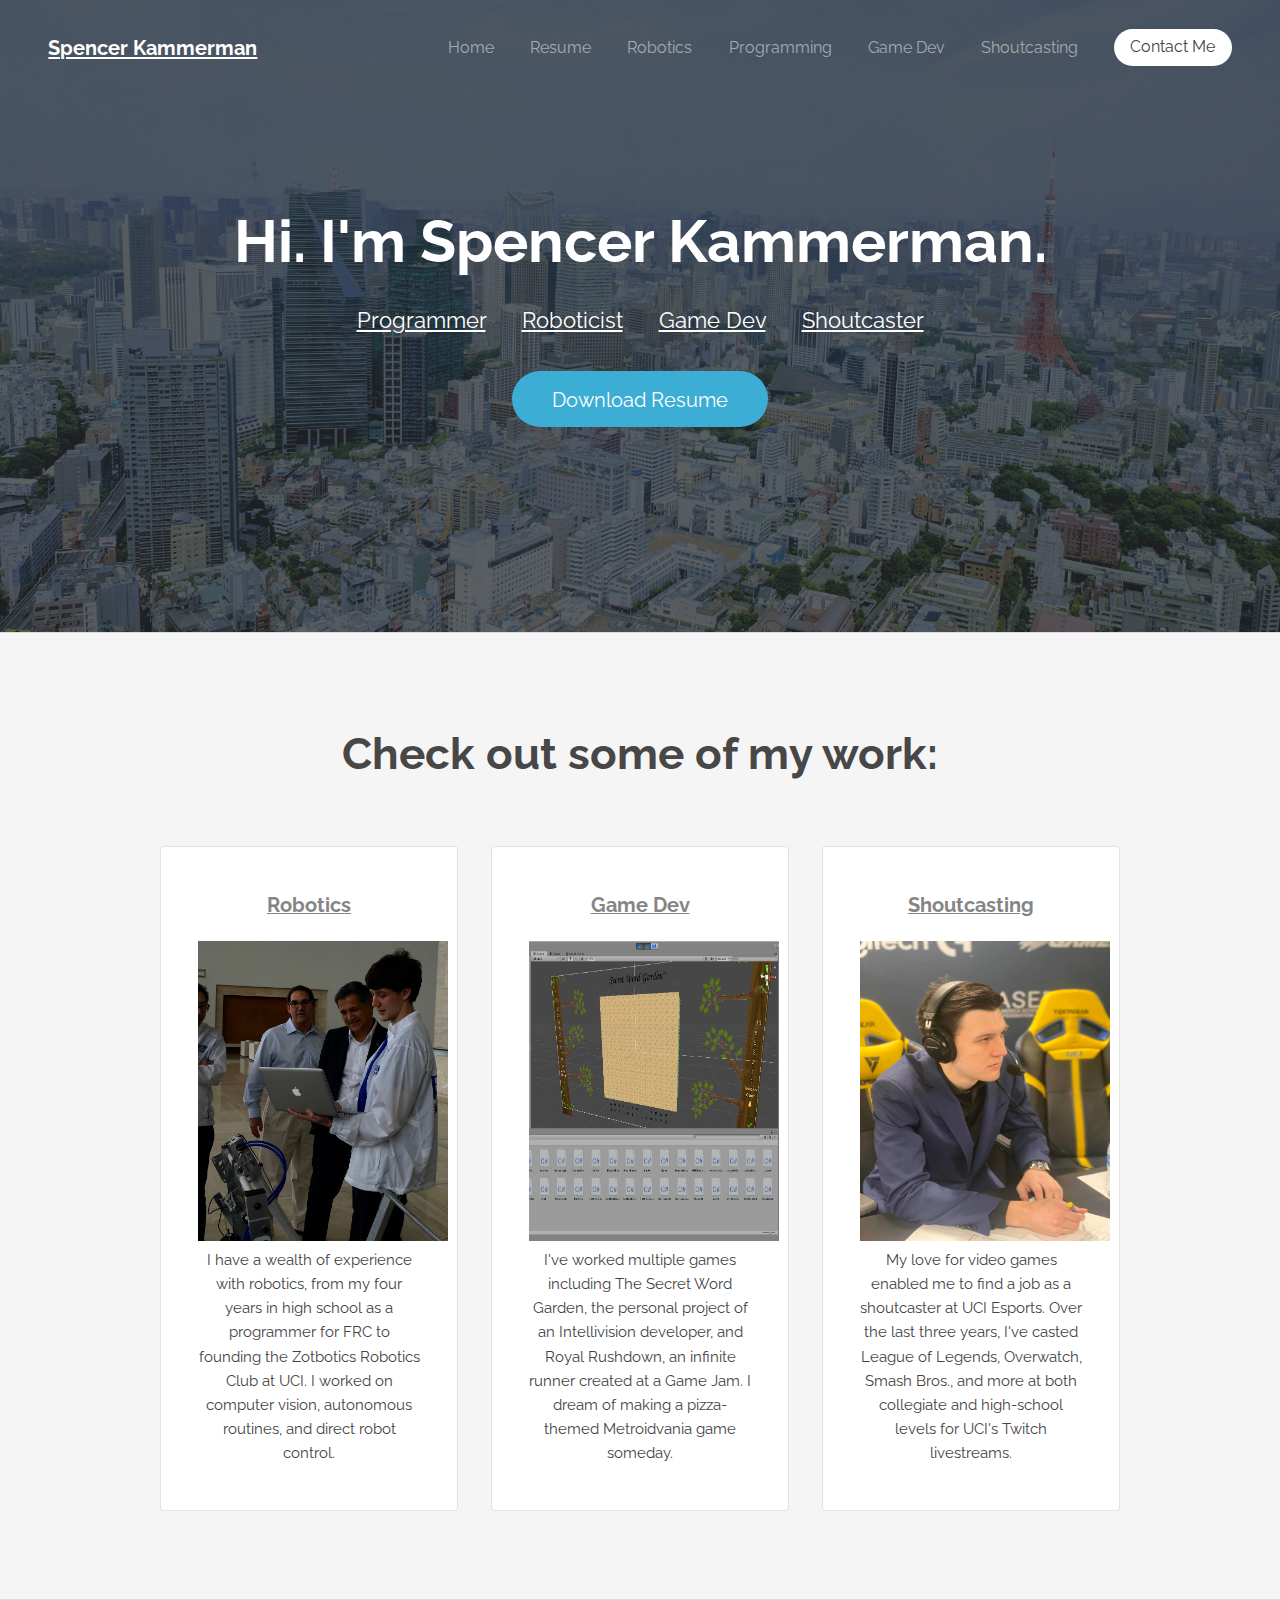
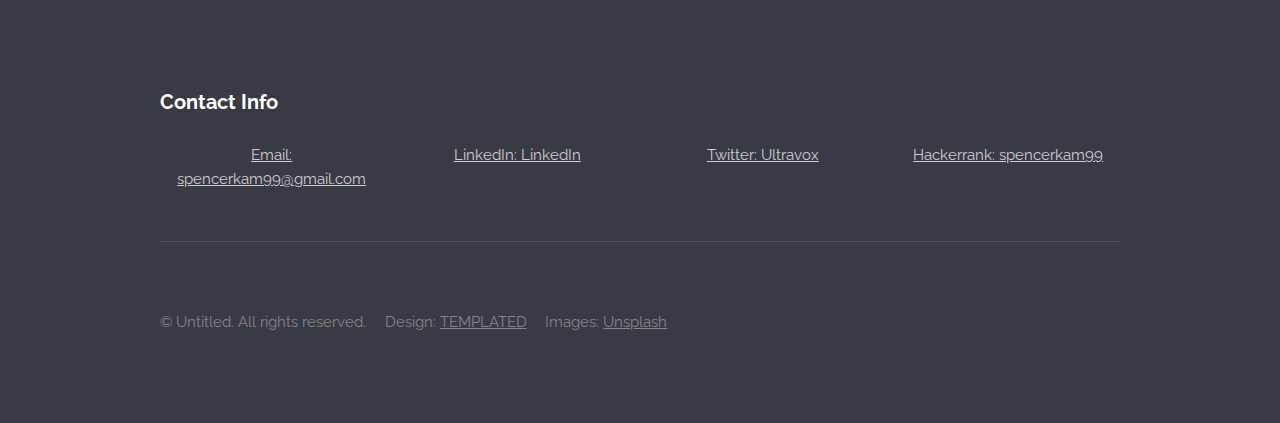
<file: index.html>
<!DOCTYPE html>
<!--
	Transit by TEMPLATED
	templated.co @templatedco
	Released for free under the Creative Commons Attribution 3.0 license (templated.co/license)
-->
<html lang="en">
	<head>
		<meta charset="UTF-8">
		<title>Spencer Kammerman</title>
		<meta http-equiv="content-type" content="text/html; charset=utf-8" />
		<meta name="description" content="" />
		<meta name="keywords" content="" />
		<!--[if lte IE 8]><script src="js/html5shiv.js"></script><![endif]-->
		<script src="js/jquery.min.js"></script>
		<script src="js/skel.min.js"></script>
		<script src="js/skel-layers.min.js"></script>
		<script src="js/init.js"></script>
		<noscript>
			<link rel="stylesheet" href="css/skel.css" />
			<link rel="stylesheet" href="css/style.css" />
			<link rel="stylesheet" href="css/style-xlarge.css" />
		</noscript>
	</head>
	<body class="landing">

		<!-- Header -->
			<header id="header">
				<h1><a href="index.html">Spencer Kammerman</a></h1>
				<nav id="nav">
					<ul>
						<li><a href="index.html">Home</a></li>
						<li><a href="resume.html">Resume</a></li>
						<li><a href="robotics.html">Robotics</a></li>
						<li><a href="programming.html">Programming</a></li>
						<li><a href="gamedev.html">Game Dev</a></li>
						<li><a href="shoutcasting.html">Shoutcasting</a></li>

						<li><a href="#" class="button special">Contact Me</a></li>
					</ul>
				</nav>
			</header>

		<!-- Banner -->
			<section id="banner">
				<h2>Hi. I'm Spencer Kammerman.</h2>
				<p>
					<a href="programming.html">Programmer</a> &nbsp;&nbsp;&nbsp;&nbsp;
					<a href="robotics.html">Roboticist</a> &nbsp;&nbsp;&nbsp;&nbsp;
					<a href="gamedev.html">Game Dev</a> &nbsp;&nbsp;&nbsp;&nbsp;
					<a href="shoutcasting.html">Shoutcaster</a> 
				</p>
				<ul class="actions">
					<li>
						<a href="/SpencerKammermanResumeColor.pdf" download class="button big">Download Resume</a>
					</li>
				</ul>
			</section>

		<!-- One -->
			<section id="one" class="wrapper style1 special">
				<div class="container">
					<header class="major">
						<h2>Check out some of my work:</h2>
					</header>
					<div class="row 150%">
						<div class="4u 12u$(medium)">
							<section class="box">
								<h3><a href="robotics.html">Robotics</a></h3>
								<img src="/images/SplashRobotics.jpeg" alt="Presenting our FRC Robot to Masimo CEO Joe Kiani" width="250" height="300">
								<p>I have a wealth of experience with robotics, from my four years in high school as a programmer for FRC to 
									founding the Zotbotics Robotics Club at UCI. I worked on computer vision, autonomous routines, and direct robot control.</p>
							</section>
						</div>
						<div class="4u 12u$(medium)">
							<section class="box">
								<h3><a href="gamedev.html">Game Dev</a></h3>
								<img src="/images/SplashGame.jpg" alt="The Secret Word Garden" width="250" height="300">
								<p>I've worked multiple games including The Secret Word Garden, the personal project of an Intellivision developer, 
									and Royal Rushdown, an infinite runner created at a Game Jam. I dream of making a pizza-themed Metroidvania game someday.</p>
							</section>
						</div>
						<div class="4u$ 12u$(medium)">
							<section class="box">
								<h3><a href="shoutcasting.html">Shoutcasting</a></h3>
								<img src="/images/SplashCasting.jpg" alt="Casting at NASEF Finals" width="250" height="300">
								<p>My love for video games enabled me to find a job as a shoutcaster at UCI Esports. Over the last three years, I've casted League of Legends,
									Overwatch, Smash Bros., and more at both collegiate and high-school levels for UCI's Twitch livestreams.
								</p>
							</section>
						</div>
					</div>
				</div>
			</section>

		<!-- Two -->
			<!-- <section id="two" class="wrapper style2 special">
				<div class="container">
					<header class="major">
						<h2>Lorem ipsum dolor sit</h2>
						<p>Lorem ipsum dolor sit amet, consectetur adipisicing elit. Distinctio, autem.</p>
					</header>
					<section class="profiles">
						<div class="row">
							<section class="3u 6u(medium) 12u$(xsmall) profile">
								<img src="images/profile_placeholder.gif" alt="" />
								<h4>Lorem ipsum</h4>
								<p>Lorem ipsum dolor</p>
							</section>
							<section class="3u 6u$(medium) 12u$(xsmall) profile">
								<img src="images/profile_placeholder.gif" alt="" />
								<h4>Voluptatem dolores</h4>
								<p>Ullam nihil repudi</p>
							</section>
							<section class="3u 6u(medium) 12u$(xsmall) profile">
								<img src="images/profile_placeholder.gif" alt="" />
								<h4>Doloremque quo</h4>
								<p>Harum corrupti quia</p>
							</section>
							<section class="3u$ 6u$(medium) 12u$(xsmall) profile">
								<img src="images/profile_placeholder.gif" alt="" />
								<h4>Voluptatem dicta</h4>
								<p>Et natus sapiente</p>
							</section>
						</div>
					</section>
					<footer>
						<p>Lorem ipsum dolor sit amet, consectetur adipisicing elit. Quibusdam dolore illum, temporibus veritatis eligendi, aliquam, dolor enim itaque veniam aut eaque sequi qui quia vitae pariatur repudiandae ab dignissimos ex!</p>
						<ul class="actions">
							<li>
								<a href="#" class="button big">Lorem ipsum dolor sit</a>
							</li>
						</ul>
					</footer>
				</div>
			</section>

		
			<section id="three" class="wrapper style3 special">
				<div class="container">
					<header class="major">
						<h2>Consectetur adipisicing elit</h2>
						<p>Lorem ipsum dolor sit amet. Delectus consequatur, similique quia!</p>
					</header>
				</div>
				<div class="container 50%">
					<form action="#" method="post">
						<div class="row uniform">
							<div class="6u 12u$(small)">
								<input name="name" id="name" value="" placeholder="Name" type="text">
							</div>
							<div class="6u$ 12u$(small)">
								<input name="email" id="email" value="" placeholder="Email" type="email">
							</div>
							<div class="12u$">
								<textarea name="message" id="message" placeholder="Message" rows="6"></textarea>
							</div>
							<div class="12u$">
								<ul class="actions">
									<li><input value="Send Message" class="special big" type="submit"></li>
								</ul>
							</div>
						</div>
					</form>
				</div>
			</section> -->

		<!-- Footer -->
			<footer id="footer">
				<div class="container">
					<section class="links">
						<div class="row">
							<section class="3u 6u(medium) 12u$(small)">
								<h3>Contact Info</h3>
								<ul class="unstyled">
									<li><a href="#">Email: spencerkam99@gmail.com</a></li>
								</ul>
							</section>
							<section class="3u 6u$(medium) 12u$(small)">
								<h3>&#160; </h3>
								<ul class="unstyled">
									<li><a href="#">LinkedIn: LinkedIn</a></li>
								</ul>
							</section>
							<section class="3u 6u(medium) 12u$(small)">
								<h3>&#160; </h3>
								<ul class="unstyled">
									<li><a href="#">Twitter: Ultravox</a></li>
								</ul>
							</section>
							<section class="3u$ 6u$(medium) 12u$(small)">
								<h3>&#160; </h3>
								<ul class="unstyled">
									<li><a href="#">Hackerrank: spencerkam99</a></li>
								</ul>
							</section>
						</div>
					</section>
					<div class="row">
						<div class="8u 12u$(medium)">
							<ul class="copyright">
								<li>&copy; Untitled. All rights reserved.</li>
								<li>Design: <a href="http://templated.co">TEMPLATED</a></li>
								<li>Images: <a href="http://unsplash.com">Unsplash</a></li>
							</ul>
						</div>
						<!-- <div class="4u$ 12u$(medium)">
							<ul class="icons">
								<li>
									<a class="icon rounded fa-facebook"><span class="label">Facebook</span></a>
								</li>
								<li>
									<a class="icon rounded fa-twitter"><span class="label">Twitter</span></a>
								</li>
								<li>
									<a class="icon rounded fa-google-plus"><span class="label">Google+</span></a>
								</li>
								<li>
									<a class="icon rounded fa-linkedin"><span class="label">LinkedIn</span></a>
								</li>
							</ul>
						</div> -->
					</div>
				</div>
			</footer>

	</body>
</html>
</file>
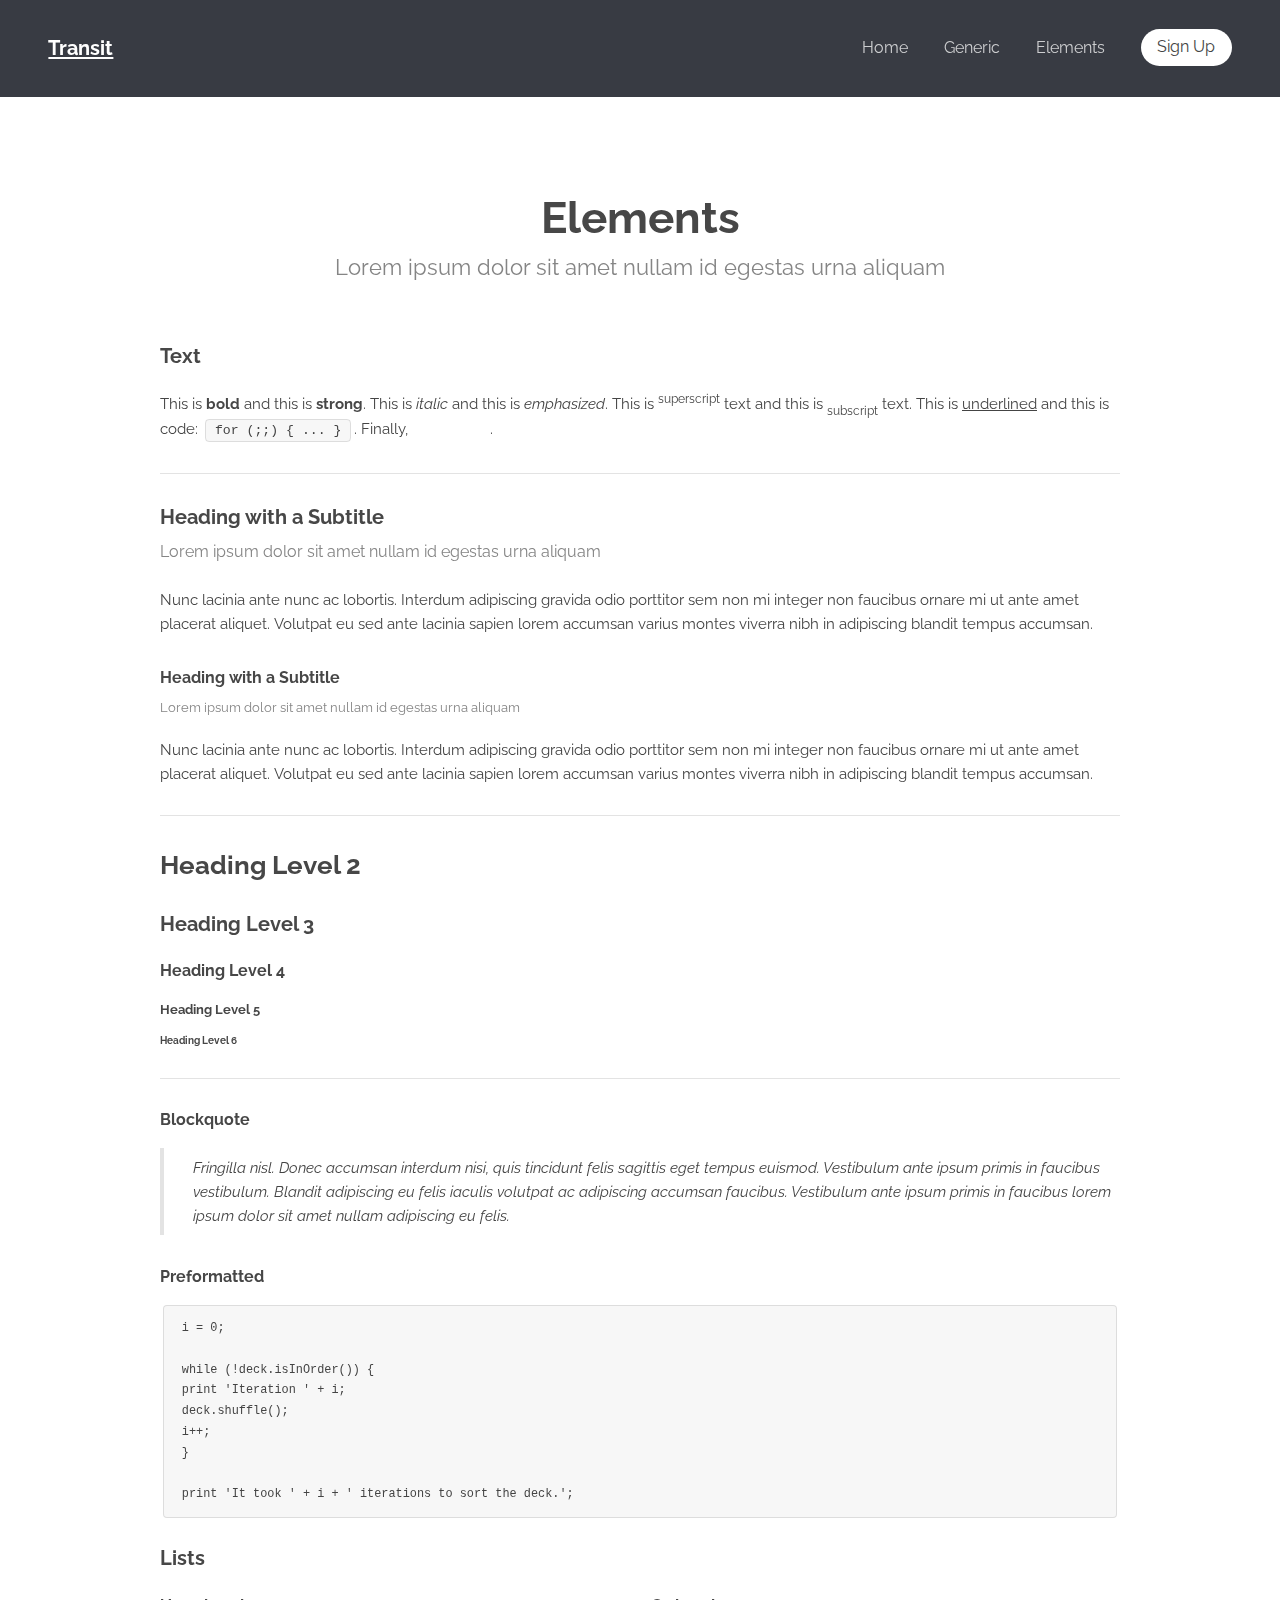
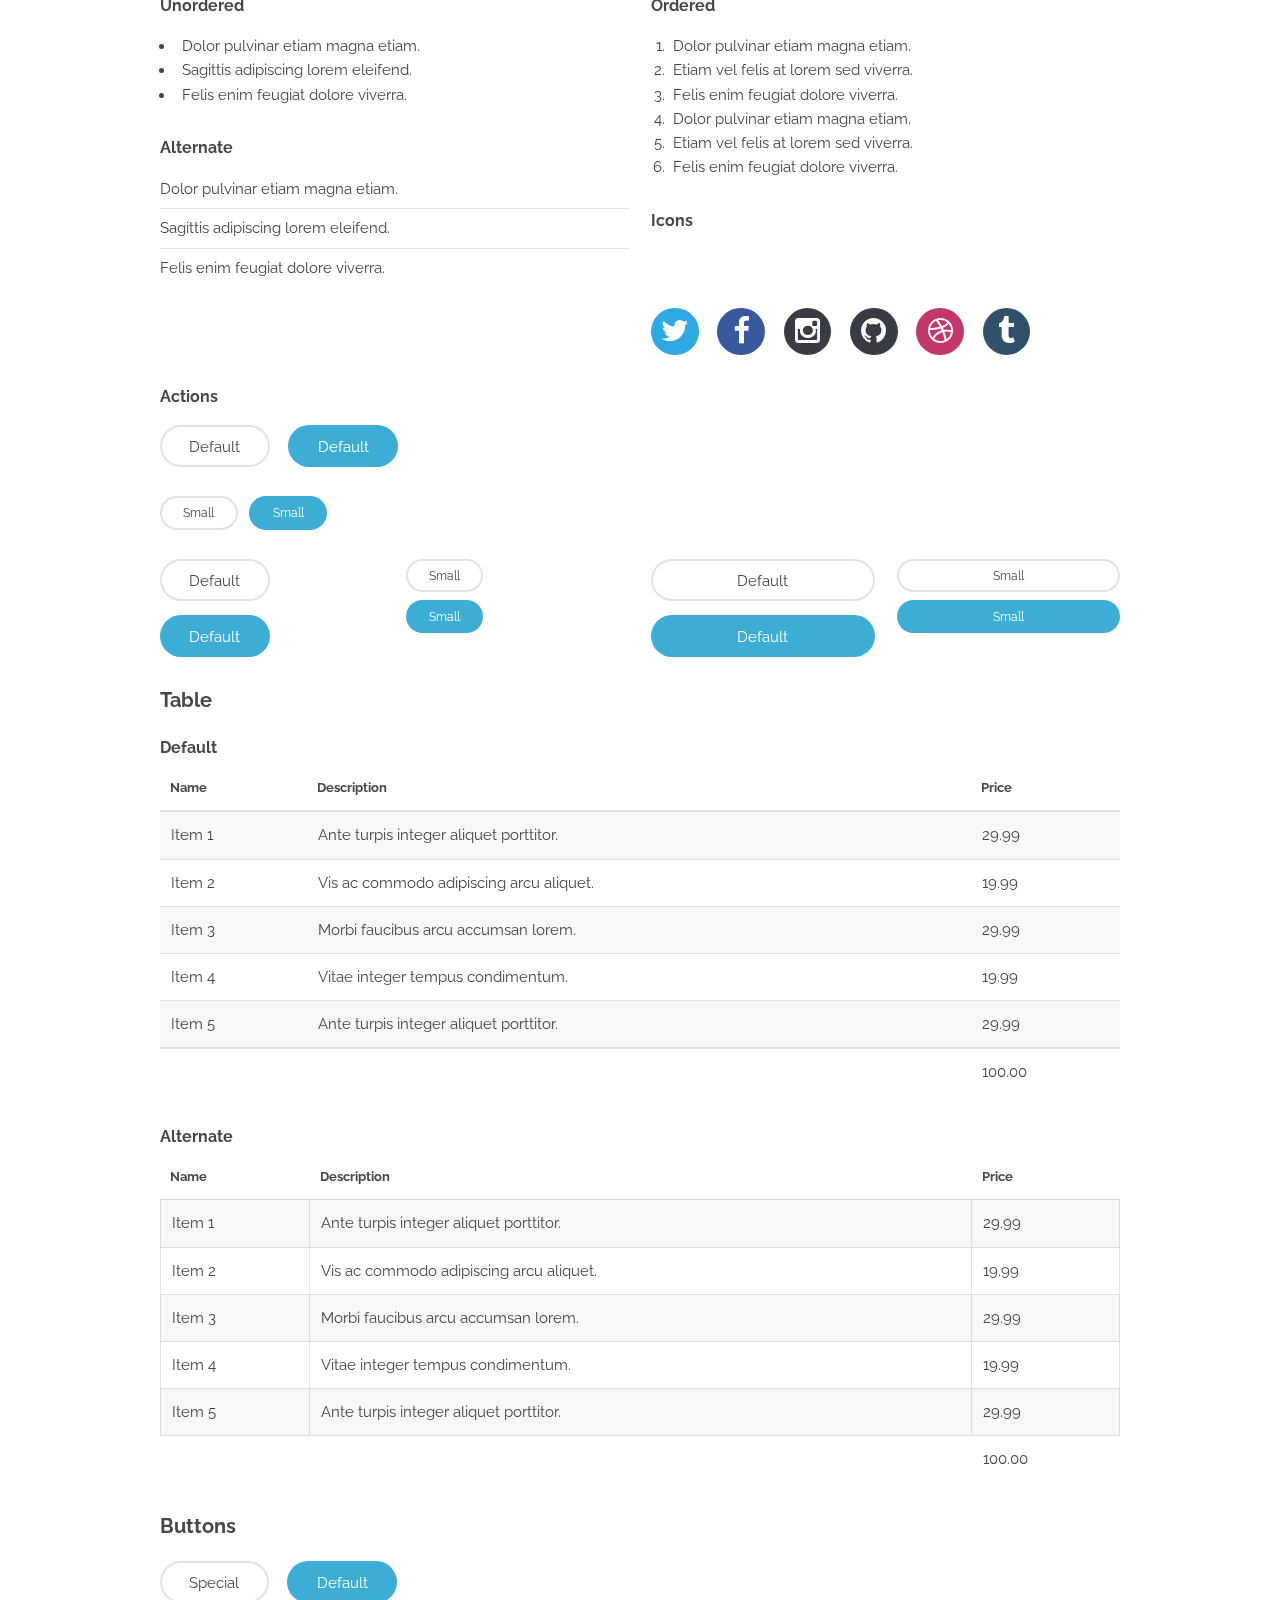
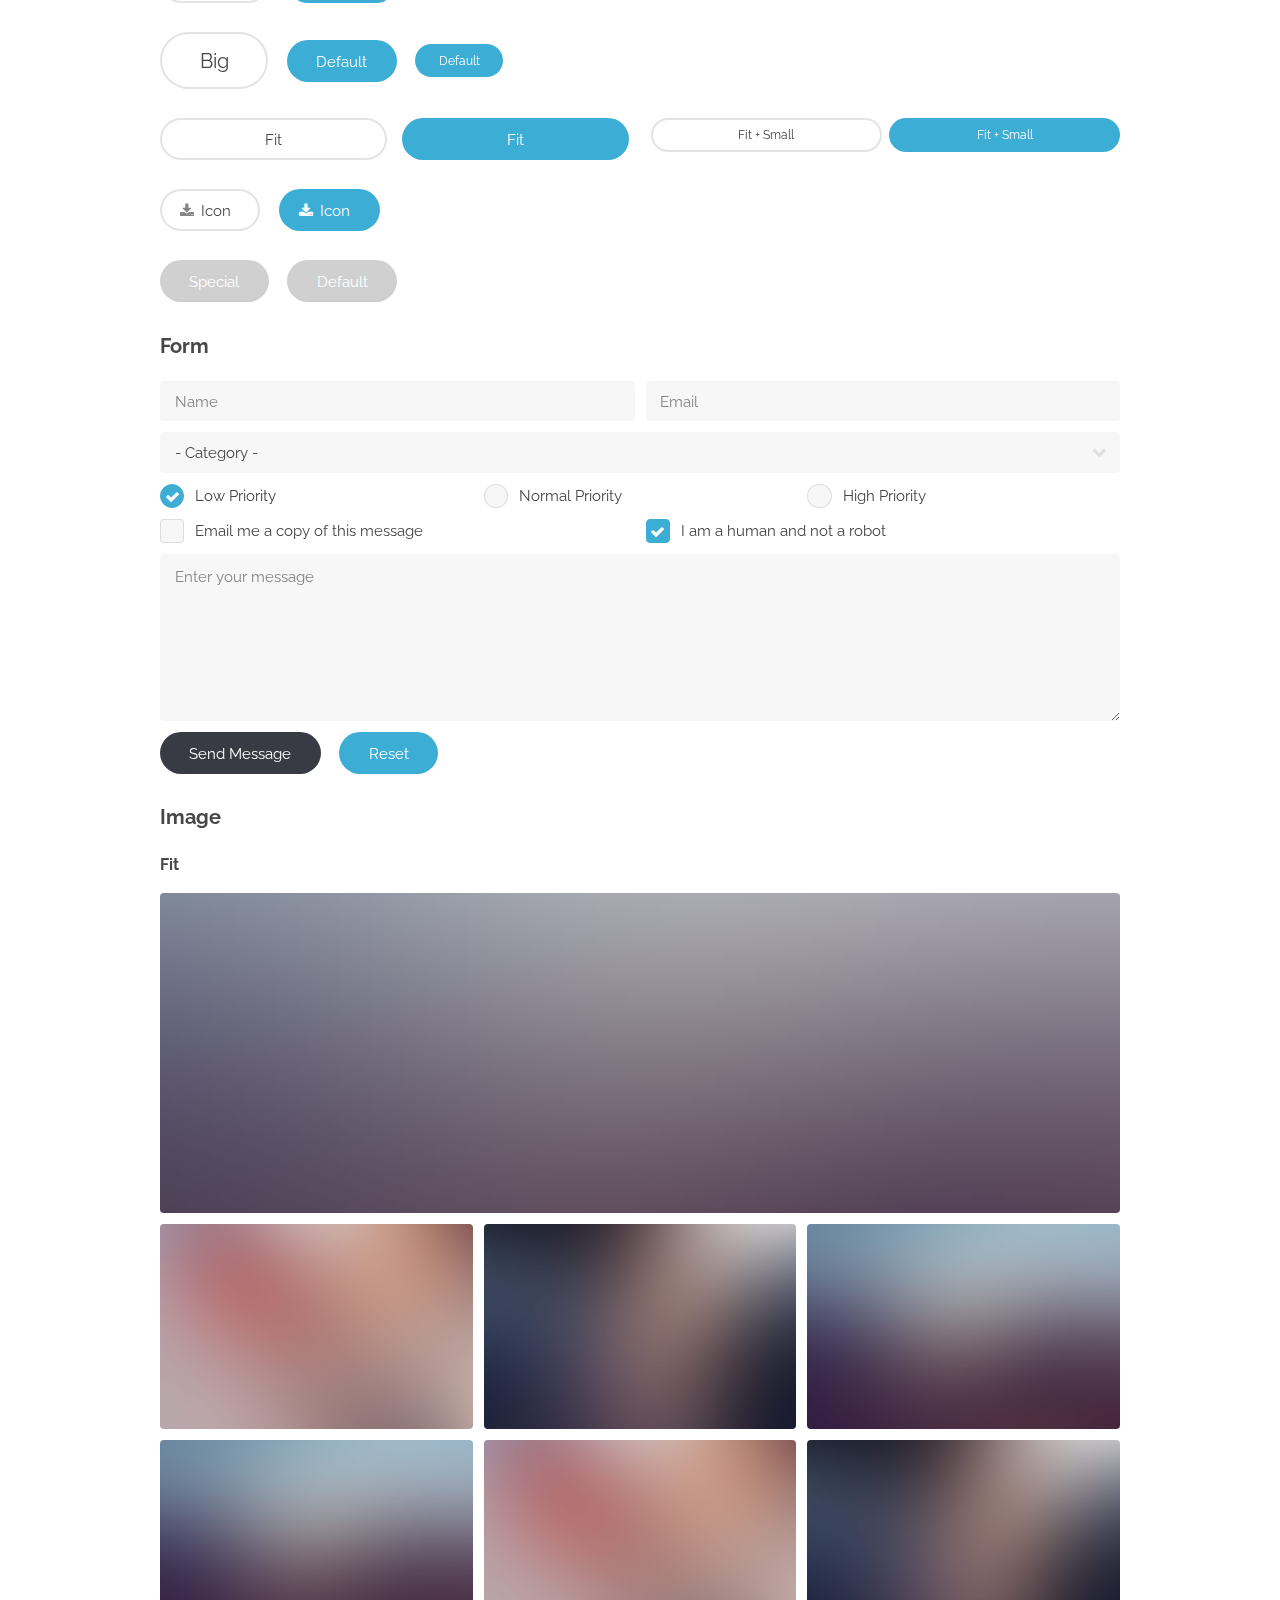
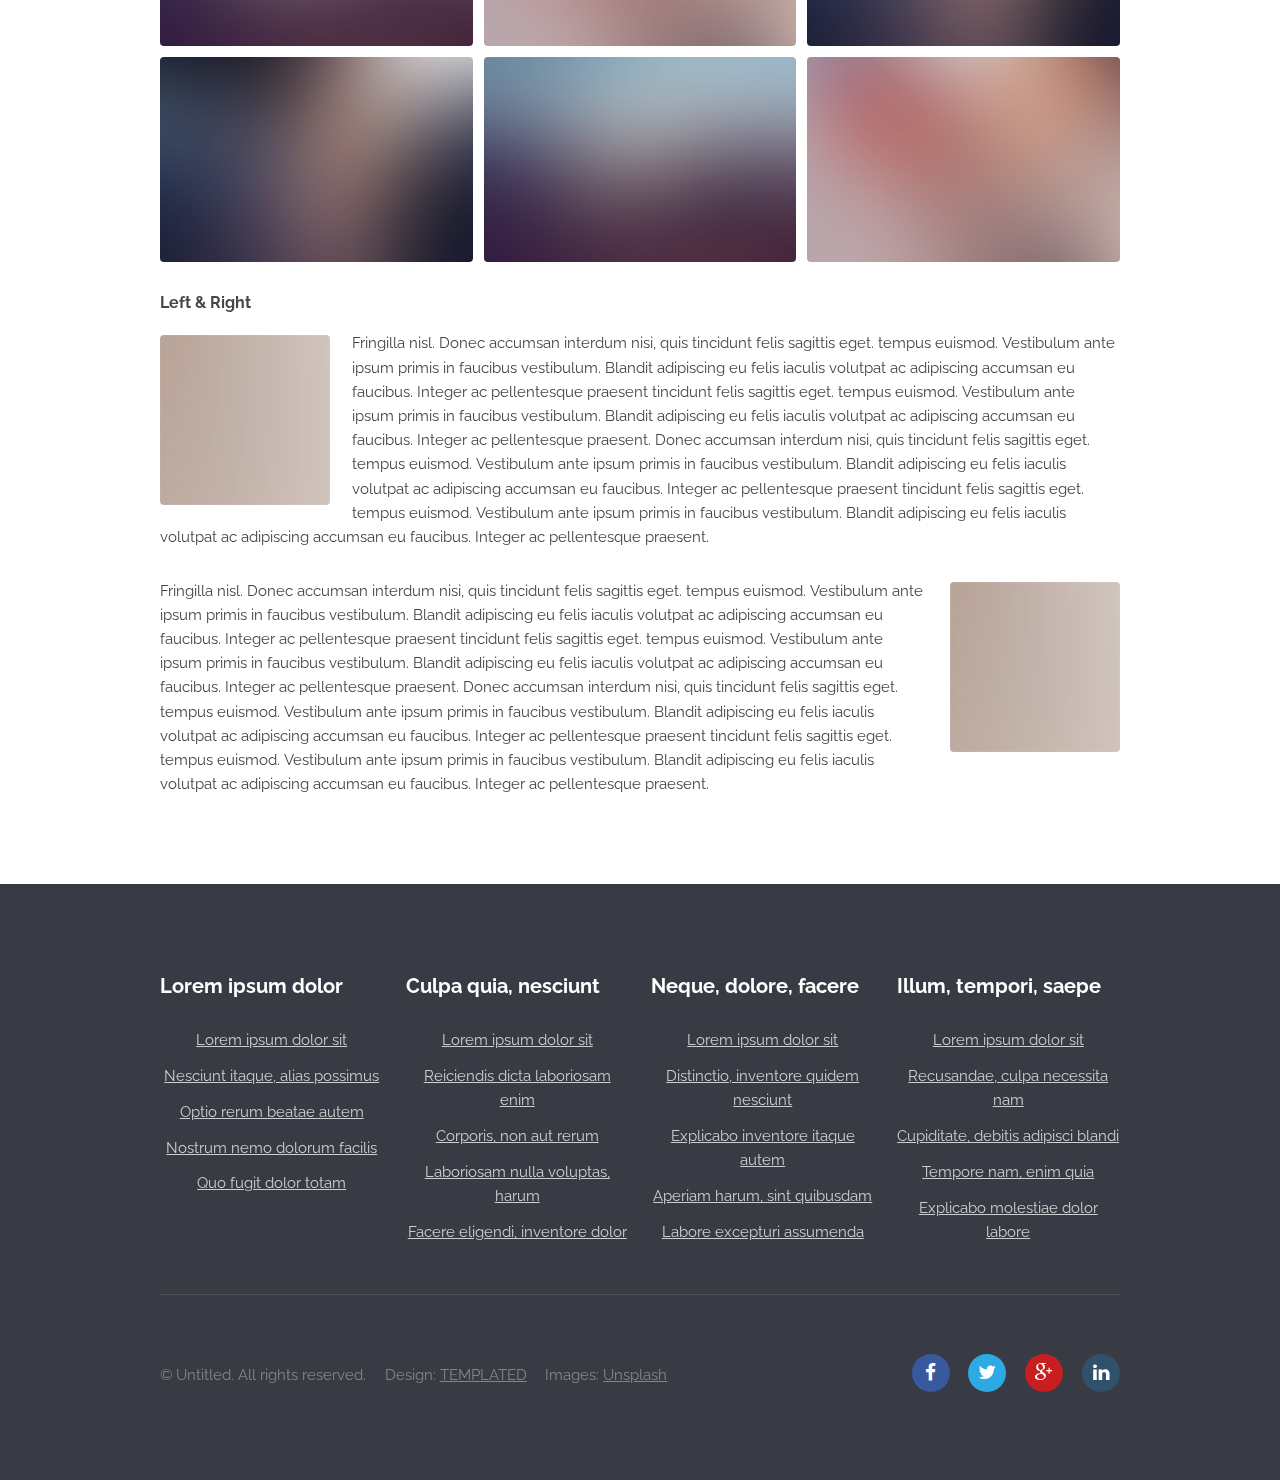
<file: elements.html>
<!DOCTYPE html>
<!--
	Transit by TEMPLATED
	templated.co @templatedco
	Released for free under the Creative Commons Attribution 3.0 license (templated.co/license)
-->
<html lang="en">
	<head>
		<meta charset="UTF-8">
		<title>Elements - Transit by TEMPLATED</title>
		<meta http-equiv="content-type" content="text/html; charset=utf-8" />
		<meta name="description" content="" />
		<meta name="keywords" content="" />
		<!--[if lte IE 8]><script src="js/html5shiv.js"></script><![endif]-->
		<script src="js/jquery.min.js"></script>
		<script src="js/skel.min.js"></script>
		<script src="js/skel-layers.min.js"></script>
		<script src="js/init.js"></script>
		<noscript>
			<link rel="stylesheet" href="css/skel.css" />
			<link rel="stylesheet" href="css/style.css" />
			<link rel="stylesheet" href="css/style-xlarge.css" />
		</noscript>
	</head>
	<body>

		<!-- Header -->
			<header id="header">
				<h1><a href="index.html">Transit</a></h1>
				<nav id="nav">
					<ul>
						<li><a href="index.html">Home</a></li>
						<li><a href="generic.html">Generic</a></li>
						<li><a href="elements.html">Elements</a></li>
						<li><a href="#" class="button special">Sign Up</a></li>
					</ul>
				</nav>
			</header>

		<!-- Main -->
			<section id="main" class="wrapper">
				<div class="container">

					<header class="major">
						<h2>Elements</h2>
						<p>Lorem ipsum dolor sit amet nullam id egestas urna aliquam</p>
					</header>

					<!-- Text -->
						<section>
							<h3>Text</h3>
							<p>This is <b>bold</b> and this is <strong>strong</strong>. This is <i>italic</i> and this is <em>emphasized</em>.
							This is <sup>superscript</sup> text and this is <sub>subscript</sub> text.
							This is <u>underlined</u> and this is code: <code>for (;;) { ... }</code>. Finally, <a href="#">this is a link</a>.</p>

							<hr />

							<header>
								<h3>Heading with a Subtitle</h3>
								<p>Lorem ipsum dolor sit amet nullam id egestas urna aliquam</p>
							</header>
							<p>Nunc lacinia ante nunc ac lobortis. Interdum adipiscing gravida odio porttitor sem non mi integer non faucibus ornare mi ut ante amet placerat aliquet. Volutpat eu sed ante lacinia sapien lorem accumsan varius montes viverra nibh in adipiscing blandit tempus accumsan.</p>
							<header>
								<h4>Heading with a Subtitle</h4>
								<p>Lorem ipsum dolor sit amet nullam id egestas urna aliquam</p>
							</header>
							<p>Nunc lacinia ante nunc ac lobortis. Interdum adipiscing gravida odio porttitor sem non mi integer non faucibus ornare mi ut ante amet placerat aliquet. Volutpat eu sed ante lacinia sapien lorem accumsan varius montes viverra nibh in adipiscing blandit tempus accumsan.</p>

							<hr />

							<h2>Heading Level 2</h2>
							<h3>Heading Level 3</h3>
							<h4>Heading Level 4</h4>
							<h5>Heading Level 5</h5>
							<h6>Heading Level 6</h6>

							<hr />

							<h4>Blockquote</h4>
							<blockquote>Fringilla nisl. Donec accumsan interdum nisi, quis tincidunt felis sagittis eget tempus euismod. Vestibulum ante ipsum primis in faucibus vestibulum. Blandit adipiscing eu felis iaculis volutpat ac adipiscing accumsan faucibus. Vestibulum ante ipsum primis in faucibus lorem ipsum dolor sit amet nullam adipiscing eu felis.</blockquote>

							<h4>Preformatted</h4>
							<pre><code>i = 0;

while (!deck.isInOrder()) {
print 'Iteration ' + i;
deck.shuffle();
i++;
}

print 'It took ' + i + ' iterations to sort the deck.';</code></pre>
						</section>

					<!-- Lists -->
						<section>
							<h3>Lists</h3>
							<div class="row">
								<div class="6u 12u(3)">

									<h4>Unordered</h4>
									<ul>
										<li>Dolor pulvinar etiam magna etiam.</li>
										<li>Sagittis adipiscing lorem eleifend.</li>
										<li>Felis enim feugiat dolore viverra.</li>
									</ul>

									<h4>Alternate</h4>
									<ul class="alt">
										<li>Dolor pulvinar etiam magna etiam.</li>
										<li>Sagittis adipiscing lorem eleifend.</li>
										<li>Felis enim feugiat dolore viverra.</li>
									</ul>

								</div>
								<div class="6u 12u(3)">

									<h4>Ordered</h4>
									<ol>
										<li>Dolor pulvinar etiam magna etiam.</li>
										<li>Etiam vel felis at lorem sed viverra.</li>
										<li>Felis enim feugiat dolore viverra.</li>
										<li>Dolor pulvinar etiam magna etiam.</li>
										<li>Etiam vel felis at lorem sed viverra.</li>
										<li>Felis enim feugiat dolore viverra.</li>
									</ol>

									<h4>Icons</h4>
									<ul class="icons">
										<li><a href="#" class="icon fa-twitter"><span class="label">Twitter</span></a></li>
										<li><a href="#" class="icon fa-facebook"><span class="label">Facebook</span></a></li>
										<li><a href="#" class="icon fa-instagram"><span class="label">Instagram</span></a></li>
										<li><a href="#" class="icon fa-github"><span class="label">Github</span></a></li>
										<li><a href="#" class="icon fa-dribbble"><span class="label">Dribbble</span></a></li>
										<li><a href="#" class="icon fa-tumblr"><span class="label">Tumblr</span></a></li>
									</ul>
									<ul class="icons">
										<li><a href="#" class="icon rounded fa-twitter"><span class="label">Twitter</span></a></li>
										<li><a href="#" class="icon rounded fa-facebook"><span class="label">Facebook</span></a></li>
										<li><a href="#" class="icon rounded fa-instagram"><span class="label">Instagram</span></a></li>
										<li><a href="#" class="icon rounded fa-github"><span class="label">Github</span></a></li>
										<li><a href="#" class="icon rounded fa-dribbble"><span class="label">Dribbble</span></a></li>
										<li><a href="#" class="icon rounded fa-tumblr"><span class="label">Tumblr</span></a></li>
									</ul>

								</div>
							</div>

							<h4>Actions</h4>
							<ul class="actions">
								<li><a href="#" class="button alt">Default</a></li>
								<li><a href="#" class="button">Default</a></li>
							</ul>
							<ul class="actions small">
								<li><a href="#" class="button alt small">Small</a></li>
								<li><a href="#" class="button small">Small</a></li>
							</ul>
							<div class="row">
								<div class="3u 6u(2) 12u$(3)">
									<ul class="actions vertical">
										<li><a href="#" class="button alt">Default</a></li>
										<li><a href="#" class="button">Default</a></li>
									</ul>
								</div>
								<div class="3u 6u$(2) 12u$(3)">
									<ul class="actions vertical small">
										<li><a href="#" class="button alt small">Small</a></li>
										<li><a href="#" class="button small">Small</a></li>
									</ul>
								</div>
								<div class="3u 6u(2) 12u$(3)">
									<ul class="actions vertical">
										<li><a href="#" class="button alt fit">Default</a></li>
										<li><a href="#" class="button fit">Default</a></li>
									</ul>
								</div>
								<div class="3u 6u$(2) 12u$(3)">
									<ul class="actions vertical small">
										<li><a href="#" class="button alt small fit">Small</a></li>
										<li><a href="#" class="button small fit">Small</a></li>
									</ul>
								</div>
							</div>
						</section>

					<!-- Table -->
						<section>
							<h3>Table</h3>
							<h4>Default</h4>
							<div class="table-wrapper">
								<table>
									<thead>
										<tr>
											<th>Name</th>
											<th>Description</th>
											<th>Price</th>
										</tr>
									</thead>
									<tbody>
										<tr>
											<td>Item 1</td>
											<td>Ante turpis integer aliquet porttitor.</td>
											<td>29.99</td>
										</tr>
										<tr>
											<td>Item 2</td>
											<td>Vis ac commodo adipiscing arcu aliquet.</td>
											<td>19.99</td>
										</tr>
										<tr>
											<td>Item 3</td>
											<td> Morbi faucibus arcu accumsan lorem.</td>
											<td>29.99</td>
										</tr>
										<tr>
											<td>Item 4</td>
											<td>Vitae integer tempus condimentum.</td>
											<td>19.99</td>
										</tr>
										<tr>
											<td>Item 5</td>
											<td>Ante turpis integer aliquet porttitor.</td>
											<td>29.99</td>
										</tr>
									</tbody>
									<tfoot>
										<tr>
											<td colspan="2"></td>
											<td>100.00</td>
										</tr>
									</tfoot>
								</table>
							</div>
							<h4>Alternate</h4>
							<div class="table-wrapper">
								<table class="alt">
									<thead>
										<tr>
											<th>Name</th>
											<th>Description</th>
											<th>Price</th>
										</tr>
									</thead>
									<tbody>
										<tr>
											<td>Item 1</td>
											<td>Ante turpis integer aliquet porttitor.</td>
											<td>29.99</td>
										</tr>
										<tr>
											<td>Item 2</td>
											<td>Vis ac commodo adipiscing arcu aliquet.</td>
											<td>19.99</td>
										</tr>
										<tr>
											<td>Item 3</td>
											<td> Morbi faucibus arcu accumsan lorem.</td>
											<td>29.99</td>
										</tr>
										<tr>
											<td>Item 4</td>
											<td>Vitae integer tempus condimentum.</td>
											<td>19.99</td>
										</tr>
										<tr>
											<td>Item 5</td>
											<td>Ante turpis integer aliquet porttitor.</td>
											<td>29.99</td>
										</tr>
									</tbody>
									<tfoot>
										<tr>
											<td colspan="2"></td>
											<td>100.00</td>
										</tr>
									</tfoot>
								</table>
							</div>
						</section>

					<!-- Buttons -->
						<section>
							<h3>Buttons</h3>
							<ul class="actions">
								<li><a href="#" class="button alt">Special</a></li>
								<li><a href="#" class="button">Default</a></li>
							</ul>
							<ul class="actions">
								<li><a href="#" class="button alt big">Big</a></li>
								<li><a href="#" class="button">Default</a></li>
								<li><a href="#" class="button small">Default</a></li>
							</ul>
							<div class="row">
								<div class="6u 12u$(3)">
									<ul class="actions fit">
										<li><a href="#" class="button alt fit">Fit</a></li>
										<li><a href="#" class="button fit">Fit</a></li>
									</ul>
								</div>
								<div class="6u$ 12u$(3)">
									<ul class="actions fit small">
										<li><a href="#" class="button alt fit small">Fit + Small</a></li>
										<li><a href="#" class="button fit small">Fit + Small</a></li>
									</ul>
								</div>
							</div>
							<ul class="actions">
								<li><a href="#" class="button alt icon fa-download">Icon</a></li>
								<li><a href="#" class="button icon fa-download">Icon</a></li>
							</ul>
							<ul class="actions">
								<li><span class="button alt disabled">Special</span></li>
								<li><span class="button disabled">Default</span></li>
							</ul>
						</section>

					<!-- Form -->
						<section>
							<h3>Form</h3>
							<form method="post" action="#">
								<div class="row uniform 50%">
									<div class="6u 12u$(4)">
										<input type="text" name="name" id="name" value="" placeholder="Name" />
									</div>
									<div class="6u$ 12u$(4)">
										<input type="email" name="email" id="email" value="" placeholder="Email" />
									</div>
									<div class="12u$">
										<div class="select-wrapper">
											<select name="category" id="category">
												<option value="">- Category -</option>
												<option value="1">Manufacturing</option>
												<option value="1">Shipping</option>
												<option value="1">Administration</option>
												<option value="1">Human Resources</option>
											</select>
										</div>
									</div>
									<div class="4u 12u$(3)">
										<input type="radio" id="priority-low" name="priority" checked>
										<label for="priority-low">Low Priority</label>
									</div>
									<div class="4u 12u$(3)">
										<input type="radio" id="priority-normal" name="priority">
										<label for="priority-normal">Normal Priority</label>
									</div>
									<div class="4u$ 12u$(3)">
										<input type="radio" id="priority-high" name="priority">
										<label for="priority-high">High Priority</label>
									</div>
									<div class="6u 12u$(3)">
										<input type="checkbox" id="copy" name="copy">
										<label for="copy">Email me a copy of this message</label>
									</div>
									<div class="6u$ 12u$(3)">
										<input type="checkbox" id="human" name="human" checked>
										<label for="human">I am a human and not a robot</label>
									</div>
									<div class="12u$">
										<textarea name="message" id="message" placeholder="Enter your message" rows="6"></textarea>
									</div>
									<div class="12u$">
										<ul class="actions">
											<li><input type="submit" value="Send Message" class="special" /></li>
											<li><input type="reset" value="Reset" /></li>
										</ul>
									</div>
								</div>
							</form>
						</section>

					<!-- Image -->
						<section>
							<h3>Image</h3>
							<h4>Fit</h4>
							<div class="box alt">
								<div class="row 50% uniform">
									<div class="12u$"><span class="image fit"><img src="images/pic07.jpg" alt="" /></span></div>
									<div class="4u"><span class="image fit"><img src="images/pic02.jpg" alt="" /></span></div>
									<div class="4u"><span class="image fit"><img src="images/pic03.jpg" alt="" /></span></div>
									<div class="4u$"><span class="image fit"><img src="images/pic04.jpg" alt="" /></span></div>
									<div class="4u"><span class="image fit"><img src="images/pic04.jpg" alt="" /></span></div>
									<div class="4u"><span class="image fit"><img src="images/pic02.jpg" alt="" /></span></div>
									<div class="4u$"><span class="image fit"><img src="images/pic03.jpg" alt="" /></span></div>
									<div class="4u"><span class="image fit"><img src="images/pic03.jpg" alt="" /></span></div>
									<div class="4u"><span class="image fit"><img src="images/pic04.jpg" alt="" /></span></div>
									<div class="4u$"><span class="image fit"><img src="images/pic02.jpg" alt="" /></span></div>
								</div>
							</div>

							<h4>Left &amp; Right</h4>
							<p><span class="image left"><img src="images/pic08.jpg" alt="" /></span>Fringilla nisl. Donec accumsan interdum nisi, quis tincidunt felis sagittis eget. tempus euismod. Vestibulum ante ipsum primis in faucibus vestibulum. Blandit adipiscing eu felis iaculis volutpat ac adipiscing accumsan eu faucibus. Integer ac pellentesque praesent tincidunt felis sagittis eget. tempus euismod. Vestibulum ante ipsum primis in faucibus vestibulum. Blandit adipiscing eu felis iaculis volutpat ac adipiscing accumsan eu faucibus. Integer ac pellentesque praesent. Donec accumsan interdum nisi, quis tincidunt felis sagittis eget. tempus euismod. Vestibulum ante ipsum primis in faucibus vestibulum. Blandit adipiscing eu felis iaculis volutpat ac adipiscing accumsan eu faucibus. Integer ac pellentesque praesent tincidunt felis sagittis eget. tempus euismod. Vestibulum ante ipsum primis in faucibus vestibulum. Blandit adipiscing eu felis iaculis volutpat ac adipiscing accumsan eu faucibus. Integer ac pellentesque praesent.</p>
							<p><span class="image right"><img src="images/pic08.jpg" alt="" /></span>Fringilla nisl. Donec accumsan interdum nisi, quis tincidunt felis sagittis eget. tempus euismod. Vestibulum ante ipsum primis in faucibus vestibulum. Blandit adipiscing eu felis iaculis volutpat ac adipiscing accumsan eu faucibus. Integer ac pellentesque praesent tincidunt felis sagittis eget. tempus euismod. Vestibulum ante ipsum primis in faucibus vestibulum. Blandit adipiscing eu felis iaculis volutpat ac adipiscing accumsan eu faucibus. Integer ac pellentesque praesent. Donec accumsan interdum nisi, quis tincidunt felis sagittis eget. tempus euismod. Vestibulum ante ipsum primis in faucibus vestibulum. Blandit adipiscing eu felis iaculis volutpat ac adipiscing accumsan eu faucibus. Integer ac pellentesque praesent tincidunt felis sagittis eget. tempus euismod. Vestibulum ante ipsum primis in faucibus vestibulum. Blandit adipiscing eu felis iaculis volutpat ac adipiscing accumsan eu faucibus. Integer ac pellentesque praesent.</p>
						</section>

				</div>
			</section>

		<!-- Footer -->
			<footer id="footer">
				<div class="container">
					<section class="links">
						<div class="row">
							<section class="3u 6u(medium) 12u$(small)">
								<h3>Lorem ipsum dolor</h3>
								<ul class="unstyled">
									<li><a href="#">Lorem ipsum dolor sit</a></li>
									<li><a href="#">Nesciunt itaque, alias possimus</a></li>
									<li><a href="#">Optio rerum beatae autem</a></li>
									<li><a href="#">Nostrum nemo dolorum facilis</a></li>
									<li><a href="#">Quo fugit dolor totam</a></li>
								</ul>
							</section>
							<section class="3u 6u$(medium) 12u$(small)">
								<h3>Culpa quia, nesciunt</h3>
								<ul class="unstyled">
									<li><a href="#">Lorem ipsum dolor sit</a></li>
									<li><a href="#">Reiciendis dicta laboriosam enim</a></li>
									<li><a href="#">Corporis, non aut rerum</a></li>
									<li><a href="#">Laboriosam nulla voluptas, harum</a></li>
									<li><a href="#">Facere eligendi, inventore dolor</a></li>
								</ul>
							</section>
							<section class="3u 6u(medium) 12u$(small)">
								<h3>Neque, dolore, facere</h3>
								<ul class="unstyled">
									<li><a href="#">Lorem ipsum dolor sit</a></li>
									<li><a href="#">Distinctio, inventore quidem nesciunt</a></li>
									<li><a href="#">Explicabo inventore itaque autem</a></li>
									<li><a href="#">Aperiam harum, sint quibusdam</a></li>
									<li><a href="#">Labore excepturi assumenda</a></li>
								</ul>
							</section>
							<section class="3u$ 6u$(medium) 12u$(small)">
								<h3>Illum, tempori, saepe</h3>
								<ul class="unstyled">
									<li><a href="#">Lorem ipsum dolor sit</a></li>
									<li><a href="#">Recusandae, culpa necessita nam</a></li>
									<li><a href="#">Cupiditate, debitis adipisci blandi</a></li>
									<li><a href="#">Tempore nam, enim quia</a></li>
									<li><a href="#">Explicabo molestiae dolor labore</a></li>
								</ul>
							</section>
						</div>
					</section>
					<div class="row">
						<div class="8u 12u$(medium)">
							<ul class="copyright">
								<li>&copy; Untitled. All rights reserved.</li>
								<li>Design: <a href="http://templated.co">TEMPLATED</a></li>
								<li>Images: <a href="http://unsplash.com">Unsplash</a></li>
							</ul>
						</div>
						<div class="4u$ 12u$(medium)">
							<ul class="icons">
								<li>
									<a class="icon rounded fa-facebook"><span class="label">Facebook</span></a>
								</li>
								<li>
									<a class="icon rounded fa-twitter"><span class="label">Twitter</span></a>
								</li>
								<li>
									<a class="icon rounded fa-google-plus"><span class="label">Google+</span></a>
								</li>
								<li>
									<a class="icon rounded fa-linkedin"><span class="label">LinkedIn</span></a>
								</li>
							</ul>
						</div>
					</div>
				</div>
			</footer>

	</body>
</html>
</file>
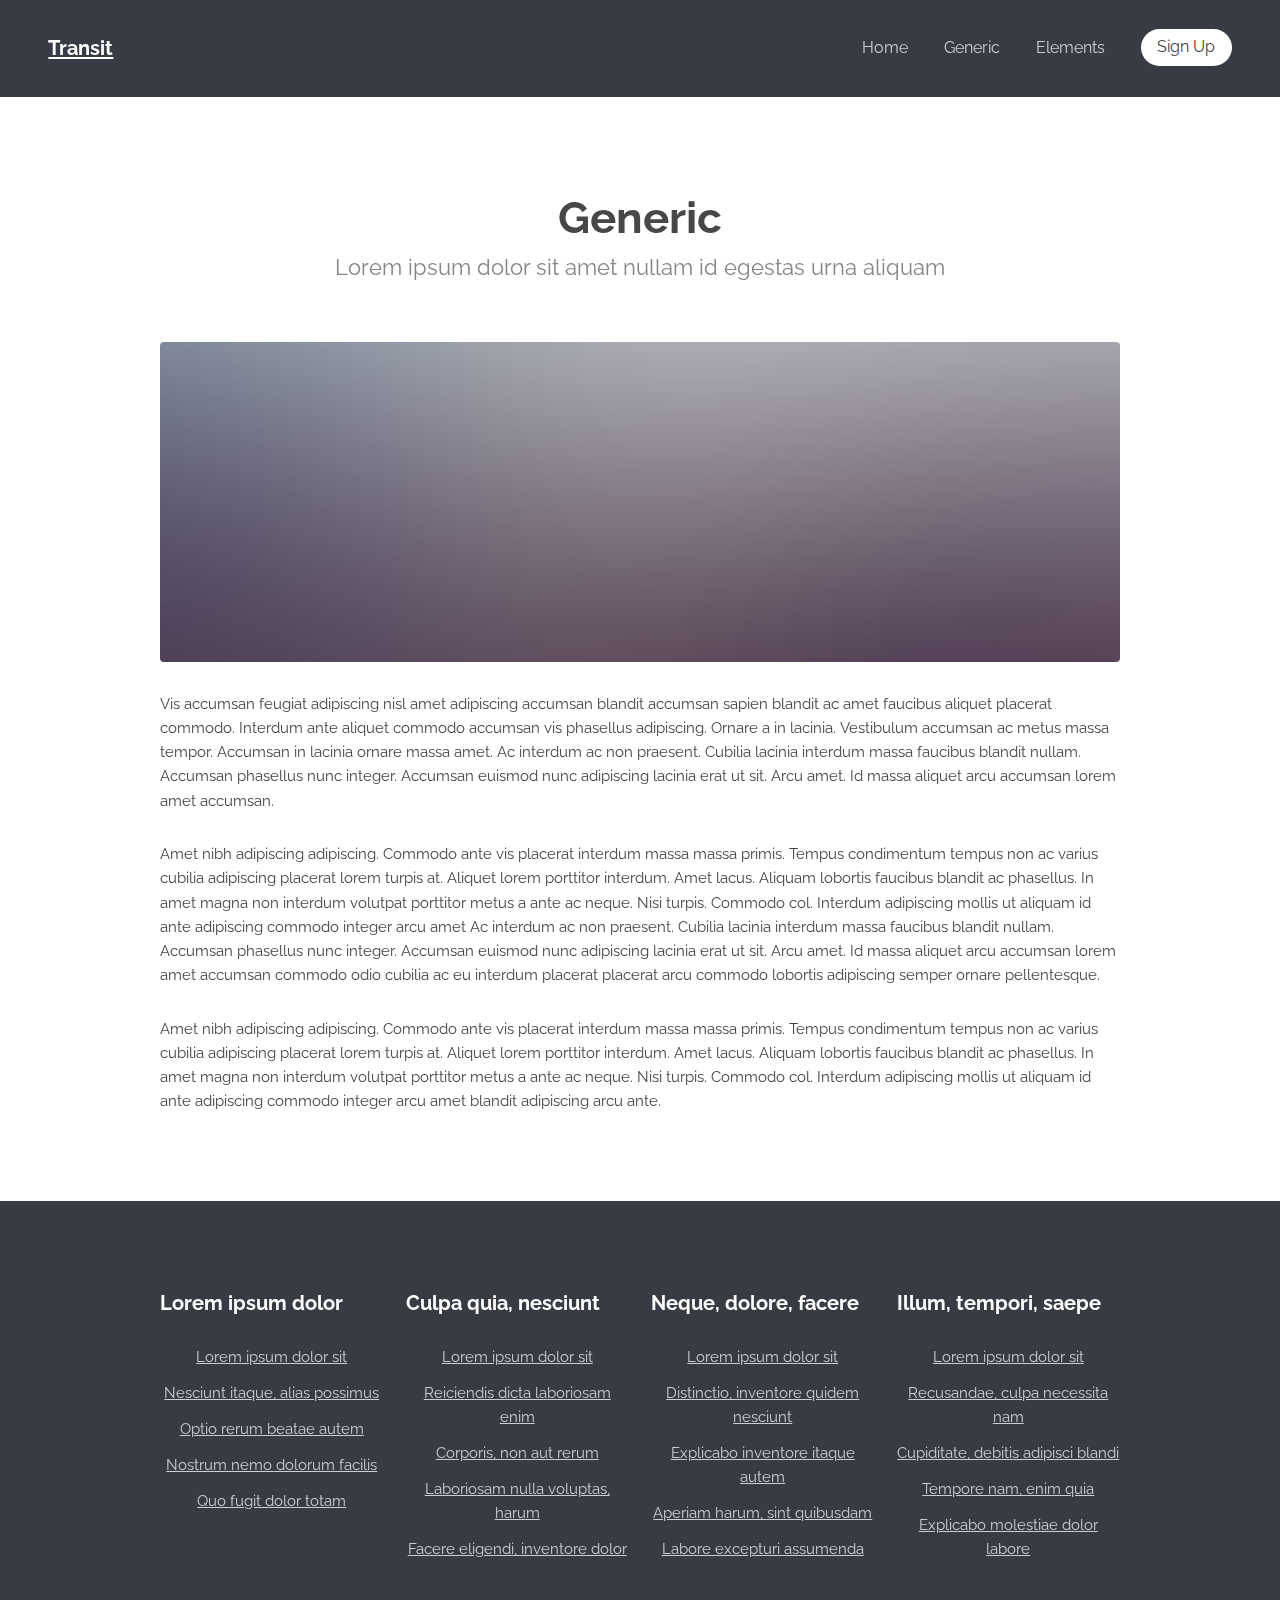
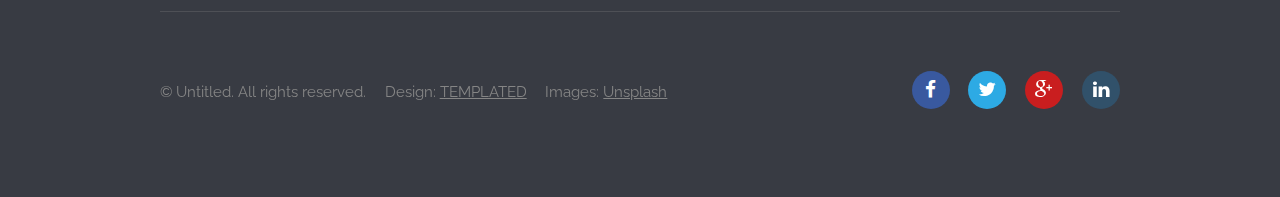
<file: gamedev.html>
<!DOCTYPE html>
<!--
	Transit by TEMPLATED
	templated.co @templatedco
	Released for free under the Creative Commons Attribution 3.0 license (templated.co/license)
-->
<html lang="en">
	<head>
		<meta charset="UTF-8">
		<title>Generic - Transit by TEMPLATED</title>
		<meta http-equiv="content-type" content="text/html; charset=utf-8" />
		<meta name="description" content="" />
		<meta name="keywords" content="" />
		<!--[if lte IE 8]><script src="js/html5shiv.js"></script><![endif]-->
		<script src="js/jquery.min.js"></script>
		<script src="js/skel.min.js"></script>
		<script src="js/skel-layers.min.js"></script>
		<script src="js/init.js"></script>
		<noscript>
			<link rel="stylesheet" href="css/skel.css" />
			<link rel="stylesheet" href="css/style.css" />
			<link rel="stylesheet" href="css/style-xlarge.css" />
		</noscript>
	</head>
	<body>

		<!-- Header -->
			<header id="header">
				<h1><a href="index.html">Transit</a></h1>
				<nav id="nav">
					<ul>
						<li><a href="index.html">Home</a></li>
						<li><a href="generic.html">Generic</a></li>
						<li><a href="elements.html">Elements</a></li>
						<li><a href="#" class="button special">Sign Up</a></li>
					</ul>
				</nav>
			</header>

		<!-- Main -->
			<section id="main" class="wrapper">
				<div class="container">

					<header class="major">
						<h2>Generic</h2>
						<p>Lorem ipsum dolor sit amet nullam id egestas urna aliquam</p>
					</header>

					<a href="#" class="image fit"><img src="images/pic07.jpg" alt="" /></a>
					<p>Vis accumsan feugiat adipiscing nisl amet adipiscing accumsan blandit accumsan sapien blandit ac amet faucibus aliquet placerat commodo. Interdum ante aliquet commodo accumsan vis phasellus adipiscing. Ornare a in lacinia. Vestibulum accumsan ac metus massa tempor. Accumsan in lacinia ornare massa amet. Ac interdum ac non praesent. Cubilia lacinia interdum massa faucibus blandit nullam. Accumsan phasellus nunc integer. Accumsan euismod nunc adipiscing lacinia erat ut sit. Arcu amet. Id massa aliquet arcu accumsan lorem amet accumsan.</p>
					<p>Amet nibh adipiscing adipiscing. Commodo ante vis placerat interdum massa massa primis. Tempus condimentum tempus non ac varius cubilia adipiscing placerat lorem turpis at. Aliquet lorem porttitor interdum. Amet lacus. Aliquam lobortis faucibus blandit ac phasellus. In amet magna non interdum volutpat porttitor metus a ante ac neque. Nisi turpis. Commodo col. Interdum adipiscing mollis ut aliquam id ante adipiscing commodo integer arcu amet Ac interdum ac non praesent. Cubilia lacinia interdum massa faucibus blandit nullam. Accumsan phasellus nunc integer. Accumsan euismod nunc adipiscing lacinia erat ut sit. Arcu amet. Id massa aliquet arcu accumsan lorem amet accumsan commodo odio cubilia ac eu interdum placerat placerat arcu commodo lobortis adipiscing semper ornare pellentesque.</p>
					<p>Amet nibh adipiscing adipiscing. Commodo ante vis placerat interdum massa massa primis. Tempus condimentum tempus non ac varius cubilia adipiscing placerat lorem turpis at. Aliquet lorem porttitor interdum. Amet lacus. Aliquam lobortis faucibus blandit ac phasellus. In amet magna non interdum volutpat porttitor metus a ante ac neque. Nisi turpis. Commodo col. Interdum adipiscing mollis ut aliquam id ante adipiscing commodo integer arcu amet blandit adipiscing arcu ante.</p>

				</div>
			</section>

		<!-- Footer -->
			<footer id="footer">
				<div class="container">
					<section class="links">
						<div class="row">
							<section class="3u 6u(medium) 12u$(small)">
								<h3>Lorem ipsum dolor</h3>
								<ul class="unstyled">
									<li><a href="#">Lorem ipsum dolor sit</a></li>
									<li><a href="#">Nesciunt itaque, alias possimus</a></li>
									<li><a href="#">Optio rerum beatae autem</a></li>
									<li><a href="#">Nostrum nemo dolorum facilis</a></li>
									<li><a href="#">Quo fugit dolor totam</a></li>
								</ul>
							</section>
							<section class="3u 6u$(medium) 12u$(small)">
								<h3>Culpa quia, nesciunt</h3>
								<ul class="unstyled">
									<li><a href="#">Lorem ipsum dolor sit</a></li>
									<li><a href="#">Reiciendis dicta laboriosam enim</a></li>
									<li><a href="#">Corporis, non aut rerum</a></li>
									<li><a href="#">Laboriosam nulla voluptas, harum</a></li>
									<li><a href="#">Facere eligendi, inventore dolor</a></li>
								</ul>
							</section>
							<section class="3u 6u(medium) 12u$(small)">
								<h3>Neque, dolore, facere</h3>
								<ul class="unstyled">
									<li><a href="#">Lorem ipsum dolor sit</a></li>
									<li><a href="#">Distinctio, inventore quidem nesciunt</a></li>
									<li><a href="#">Explicabo inventore itaque autem</a></li>
									<li><a href="#">Aperiam harum, sint quibusdam</a></li>
									<li><a href="#">Labore excepturi assumenda</a></li>
								</ul>
							</section>
							<section class="3u$ 6u$(medium) 12u$(small)">
								<h3>Illum, tempori, saepe</h3>
								<ul class="unstyled">
									<li><a href="#">Lorem ipsum dolor sit</a></li>
									<li><a href="#">Recusandae, culpa necessita nam</a></li>
									<li><a href="#">Cupiditate, debitis adipisci blandi</a></li>
									<li><a href="#">Tempore nam, enim quia</a></li>
									<li><a href="#">Explicabo molestiae dolor labore</a></li>
								</ul>
							</section>
						</div>
					</section>
					<div class="row">
						<div class="8u 12u$(medium)">
							<ul class="copyright">
								<li>&copy; Untitled. All rights reserved.</li>
								<li>Design: <a href="http://templated.co">TEMPLATED</a></li>
								<li>Images: <a href="http://unsplash.com">Unsplash</a></li>
							</ul>
						</div>
						<div class="4u$ 12u$(medium)">
							<ul class="icons">
								<li>
									<a class="icon rounded fa-facebook"><span class="label">Facebook</span></a>
								</li>
								<li>
									<a class="icon rounded fa-twitter"><span class="label">Twitter</span></a>
								</li>
								<li>
									<a class="icon rounded fa-google-plus"><span class="label">Google+</span></a>
								</li>
								<li>
									<a class="icon rounded fa-linkedin"><span class="label">LinkedIn</span></a>
								</li>
							</ul>
						</div>
					</div>
				</div>
			</footer>

	</body>
</html>
</file>
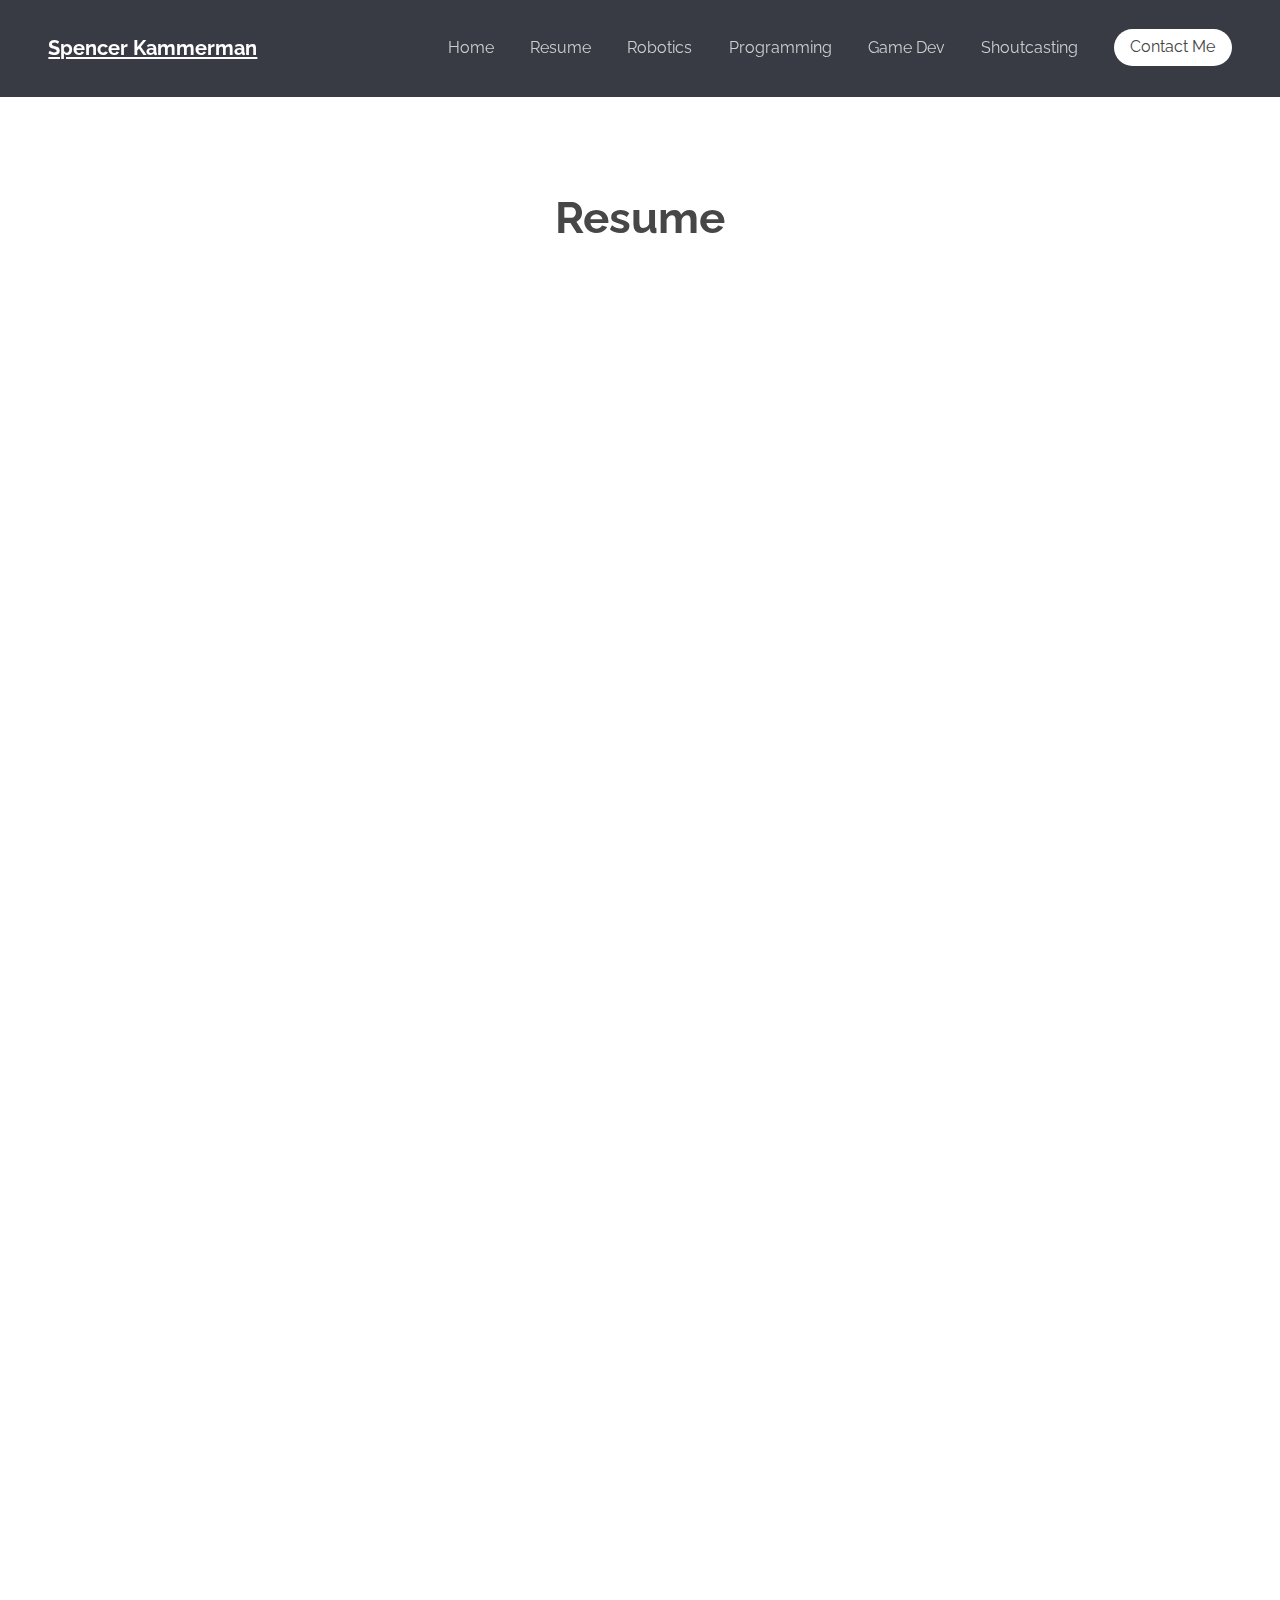
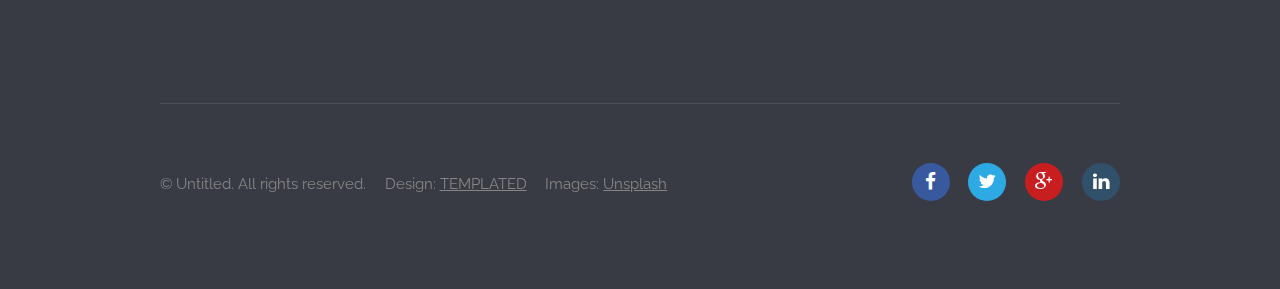
<file: resume.html>
<!DOCTYPE html>
<!--
	Transit by TEMPLATED
	templated.co @templatedco
	Released for free under the Creative Commons Attribution 3.0 license (templated.co/license)
-->
<html lang="en">
	<head>
		<meta charset="UTF-8">
		<title>Spencer Kammerman</title>
		<meta http-equiv="content-type" content="text/html; charset=utf-8" />
		<meta name="description" content="" />
		<meta name="keywords" content="" />
		<!--[if lte IE 8]><script src="js/html5shiv.js"></script><![endif]-->
		<script src="js/jquery.min.js"></script>
		<script src="js/skel.min.js"></script>
		<script src="js/skel-layers.min.js"></script>
		<script src="js/init.js"></script>
		<noscript>
			<link rel="stylesheet" href="css/skel.css" />
			<link rel="stylesheet" href="css/style.css" />
			<link rel="stylesheet" href="css/style-xlarge.css" />
		</noscript>
	</head>
	<body>

		<!-- Header -->
			<header id="header">
				<h1><a href="index.html">Spencer Kammerman</a></h1>
				<nav id="nav">
					<ul>
						<li><a href="index.html">Home</a></li>
						<li><a href="resume.html">Resume</a></li>
						<li><a href="robotics.html">Robotics</a></li>
						<li><a href="programming.html">Programming</a></li>
						<li><a href="gamedev.html">Game Dev</a></li>
						<li><a href="shoutcasting.html">Shoutcasting</a></li>

						<li><a href="#" class="button special">Contact Me</a></li>
						
					</ul>
				</nav>
			</header>

		<!-- Main -->
			<section id="main" class="wrapper">
				<div class="container">

					<header class="major">
						<h2>Resume</h2>
					</header>

					<iframe src="/SpencerKammermanResumeColor.pdf" width="100%" height="1225px">
					</iframe>	
				</div>

			</section>

		<!-- Footer -->
			<footer id="footer">
				<div class="container">
					<section class="links">
						<div class="row">
							<section class="3u 6u(medium) 12u$(small)">
							</section>
						</div>
					</section>
					<div class="row">
						<div class="8u 12u$(medium)">
							<ul class="copyright">
								<li>&copy; Untitled. All rights reserved.</li>
								<li>Design: <a href="http://templated.co">TEMPLATED</a></li>
								<li>Images: <a href="http://unsplash.com">Unsplash</a></li>
							</ul>
						</div>
						<div class="4u$ 12u$(medium)">
							<ul class="icons">
								<li>
									<a class="icon rounded fa-facebook"><span class="label">Facebook</span></a>
								</li>
								<li>
									<a class="icon rounded fa-twitter"><span class="label">Twitter</span></a>
								</li>
								<li>
									<a class="icon rounded fa-google-plus"><span class="label">Google+</span></a>
								</li>
								<li>
									<a class="icon rounded fa-linkedin"><span class="label">LinkedIn</span></a>
								</li>
							</ul>
						</div>
					</div>
				</div>
			</footer>

	</body>
</html>
</file>
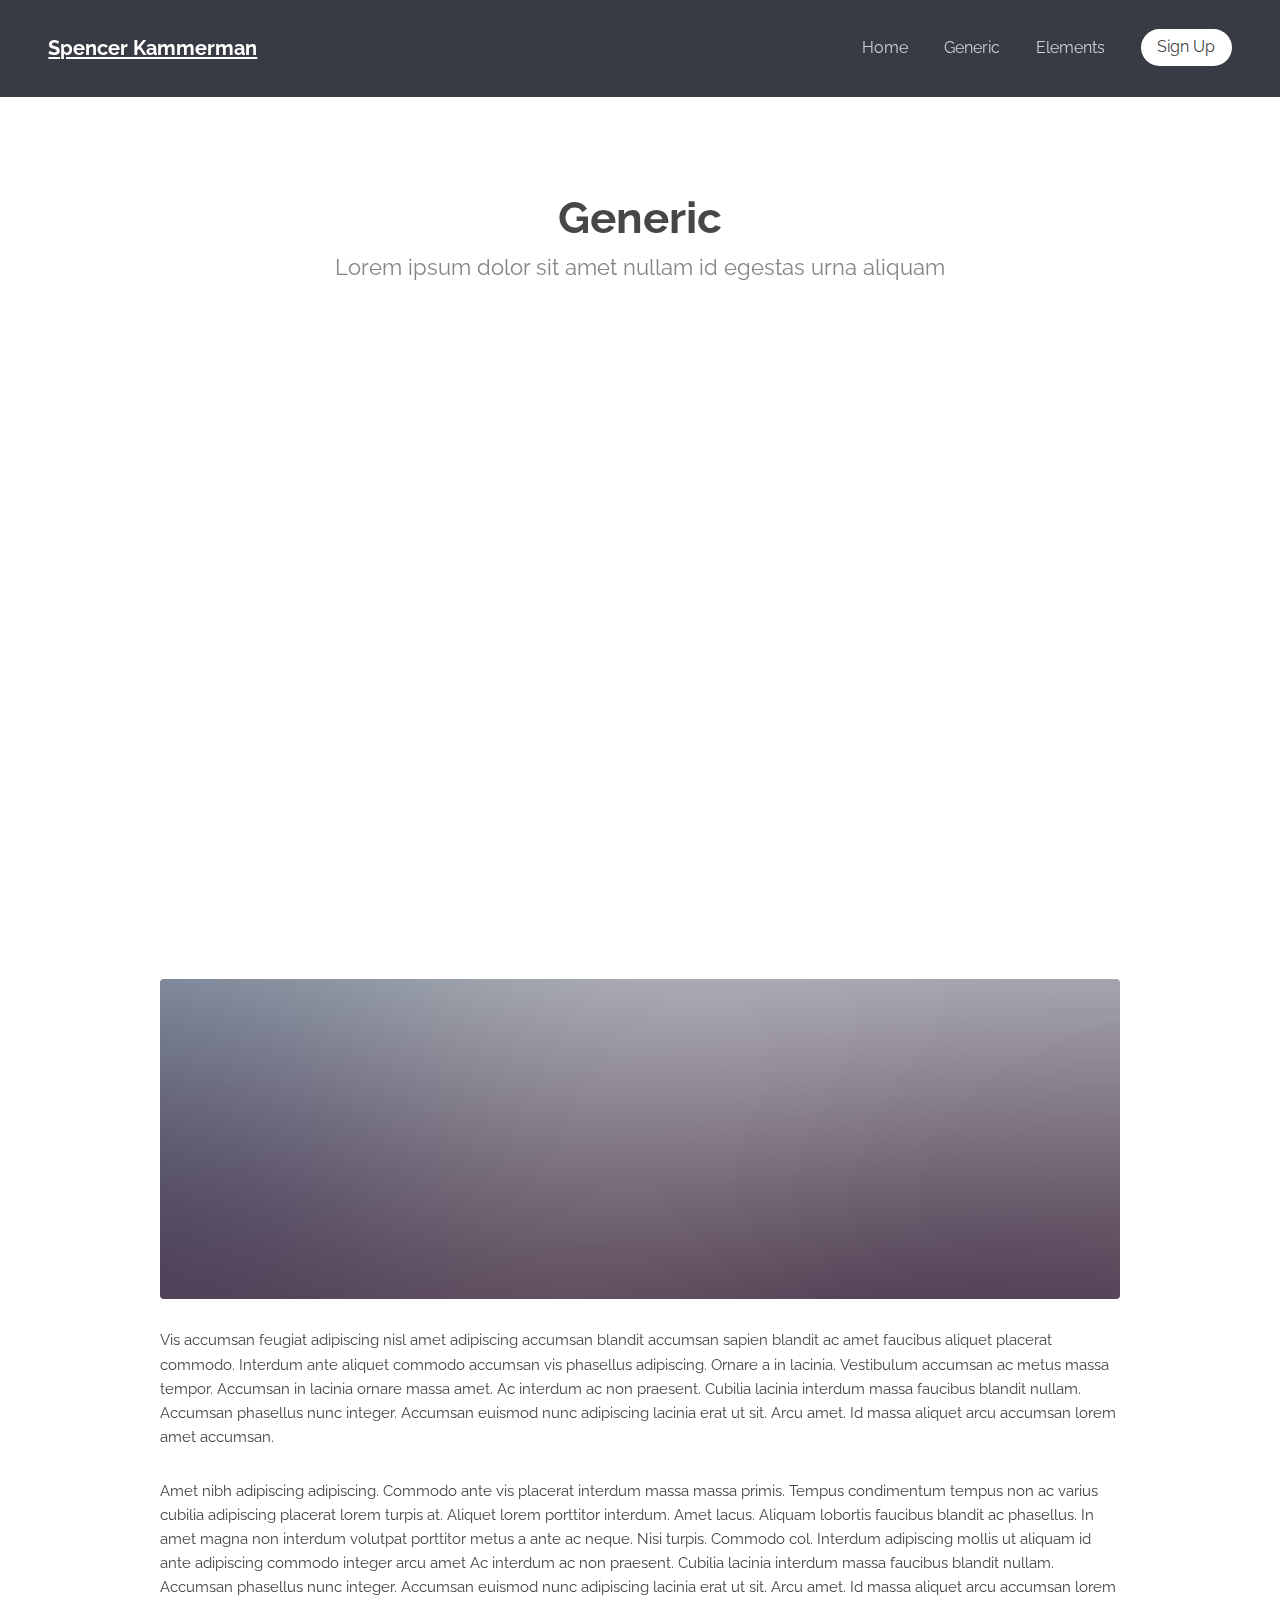
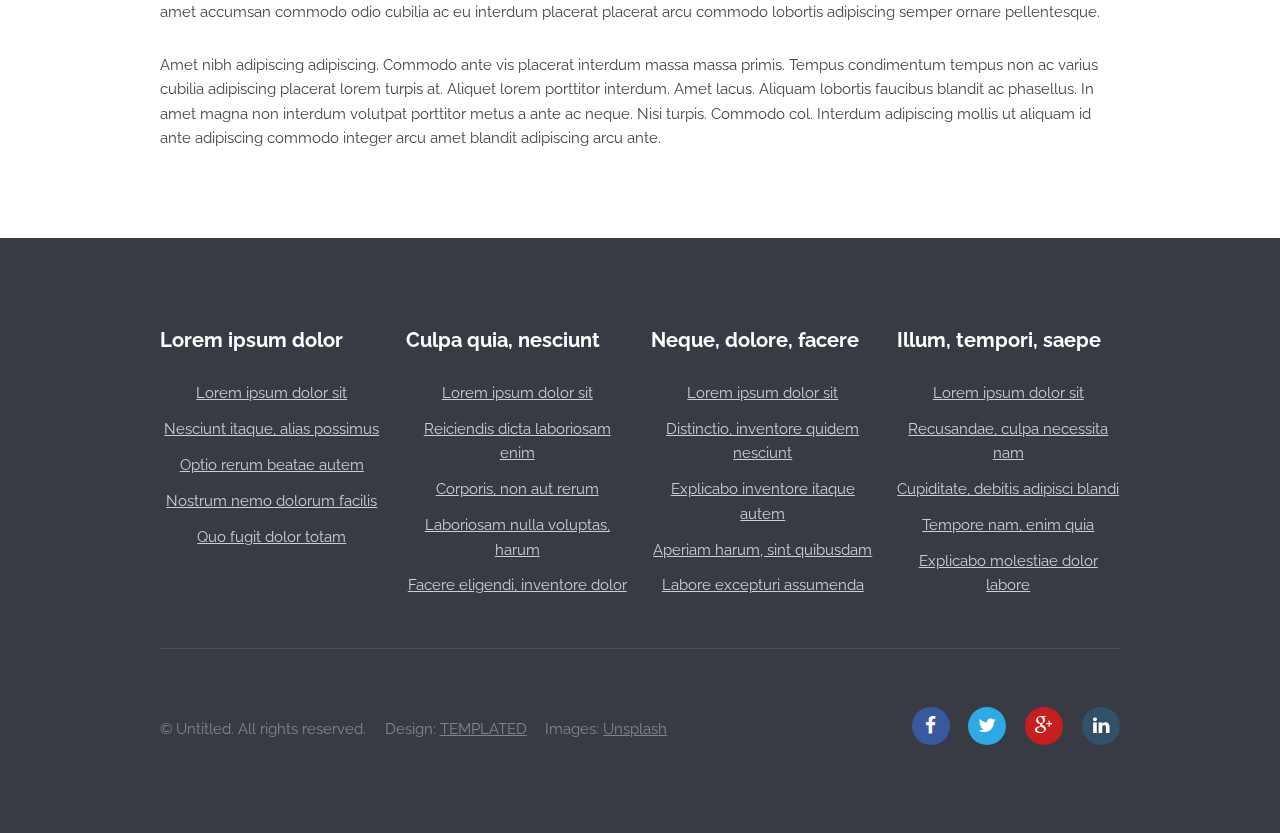
<file: shoutcasting.html>
<!DOCTYPE html>
<!--
	Transit by TEMPLATED
	templated.co @templatedco
	Released for free under the Creative Commons Attribution 3.0 license (templated.co/license)
-->
<html lang="en">
	<head>
		<meta charset="UTF-8">
		<title>Spencer Kammerman</title>
		<meta http-equiv="content-type" content="text/html; charset=utf-8" />
		<meta name="description" content="" />
		<meta name="keywords" content="" />
		<!--[if lte IE 8]><script src="js/html5shiv.js"></script><![endif]-->
		<script src="js/jquery.min.js"></script>
		<script src="js/skel.min.js"></script>
		<script src="js/skel-layers.min.js"></script>
		<script src="js/init.js"></script>
		<noscript>
			<link rel="stylesheet" href="css/skel.css" />
			<link rel="stylesheet" href="css/style.css" />
			<link rel="stylesheet" href="css/style-xlarge.css" />
		</noscript>
	</head>
	<body>

		<!-- Header -->
			<header id="header">
				<h1><a href="index.html">Spencer Kammerman</a></h1>
				<nav id="nav">
					<ul>
						<li><a href="index.html">Home</a></li>
						<li><a href="generic.html">Generic</a></li>
						<li><a href="elements.html">Elements</a></li>
						<li><a href="#" class="button special">Sign Up</a></li>
					</ul>
				</nav>
			</header>
		
		<!-- Main -->
			<section id="main" class="wrapper">
				<div class="container">

					<header class="major">
						<h2>Generic</h2>
						<p>Lorem ipsum dolor sit amet nullam id egestas urna aliquam</p>
					</header>
					<p align="center">
						<iframe width="1000" height="600" src="https://www.youtube.com/embed/oFxnFZyrSuQ" frameborder="50" allow="accelerometer; autoplay; clipboard-write; encrypted-media; gyroscope; picture-in-picture" allowfullscreen></iframe>
						</p>
				
					<a href="#" class="image fit"><img src="images/pic07.jpg" alt="" /></a>
					<p>Vis accumsan feugiat adipiscing nisl amet adipiscing accumsan blandit accumsan sapien blandit ac amet faucibus aliquet placerat commodo. Interdum ante aliquet commodo accumsan vis phasellus adipiscing. Ornare a in lacinia. Vestibulum accumsan ac metus massa tempor. Accumsan in lacinia ornare massa amet. Ac interdum ac non praesent. Cubilia lacinia interdum massa faucibus blandit nullam. Accumsan phasellus nunc integer. Accumsan euismod nunc adipiscing lacinia erat ut sit. Arcu amet. Id massa aliquet arcu accumsan lorem amet accumsan.</p>
					<p>Amet nibh adipiscing adipiscing. Commodo ante vis placerat interdum massa massa primis. Tempus condimentum tempus non ac varius cubilia adipiscing placerat lorem turpis at. Aliquet lorem porttitor interdum. Amet lacus. Aliquam lobortis faucibus blandit ac phasellus. In amet magna non interdum volutpat porttitor metus a ante ac neque. Nisi turpis. Commodo col. Interdum adipiscing mollis ut aliquam id ante adipiscing commodo integer arcu amet Ac interdum ac non praesent. Cubilia lacinia interdum massa faucibus blandit nullam. Accumsan phasellus nunc integer. Accumsan euismod nunc adipiscing lacinia erat ut sit. Arcu amet. Id massa aliquet arcu accumsan lorem amet accumsan commodo odio cubilia ac eu interdum placerat placerat arcu commodo lobortis adipiscing semper ornare pellentesque.</p>
					<p>Amet nibh adipiscing adipiscing. Commodo ante vis placerat interdum massa massa primis. Tempus condimentum tempus non ac varius cubilia adipiscing placerat lorem turpis at. Aliquet lorem porttitor interdum. Amet lacus. Aliquam lobortis faucibus blandit ac phasellus. In amet magna non interdum volutpat porttitor metus a ante ac neque. Nisi turpis. Commodo col. Interdum adipiscing mollis ut aliquam id ante adipiscing commodo integer arcu amet blandit adipiscing arcu ante.</p>

				</div>
			</section>

		<!-- Footer -->
			<footer id="footer">
				<div class="container">
					<section class="links">
						<div class="row">
							<section class="3u 6u(medium) 12u$(small)">
								<h3>Lorem ipsum dolor</h3>
								<ul class="unstyled">
									<li><a href="#">Lorem ipsum dolor sit</a></li>
									<li><a href="#">Nesciunt itaque, alias possimus</a></li>
									<li><a href="#">Optio rerum beatae autem</a></li>
									<li><a href="#">Nostrum nemo dolorum facilis</a></li>
									<li><a href="#">Quo fugit dolor totam</a></li>
								</ul>
							</section>
							<section class="3u 6u$(medium) 12u$(small)">
								<h3>Culpa quia, nesciunt</h3>
								<ul class="unstyled">
									<li><a href="#">Lorem ipsum dolor sit</a></li>
									<li><a href="#">Reiciendis dicta laboriosam enim</a></li>
									<li><a href="#">Corporis, non aut rerum</a></li>
									<li><a href="#">Laboriosam nulla voluptas, harum</a></li>
									<li><a href="#">Facere eligendi, inventore dolor</a></li>
								</ul>
							</section>
							<section class="3u 6u(medium) 12u$(small)">
								<h3>Neque, dolore, facere</h3>
								<ul class="unstyled">
									<li><a href="#">Lorem ipsum dolor sit</a></li>
									<li><a href="#">Distinctio, inventore quidem nesciunt</a></li>
									<li><a href="#">Explicabo inventore itaque autem</a></li>
									<li><a href="#">Aperiam harum, sint quibusdam</a></li>
									<li><a href="#">Labore excepturi assumenda</a></li>
								</ul>
							</section>
							<section class="3u$ 6u$(medium) 12u$(small)">
								<h3>Illum, tempori, saepe</h3>
								<ul class="unstyled">
									<li><a href="#">Lorem ipsum dolor sit</a></li>
									<li><a href="#">Recusandae, culpa necessita nam</a></li>
									<li><a href="#">Cupiditate, debitis adipisci blandi</a></li>
									<li><a href="#">Tempore nam, enim quia</a></li>
									<li><a href="#">Explicabo molestiae dolor labore</a></li>
								</ul>
							</section>
						</div>
					</section>
					<div class="row">
						<div class="8u 12u$(medium)">
							<ul class="copyright">
								<li>&copy; Untitled. All rights reserved.</li>
								<li>Design: <a href="http://templated.co">TEMPLATED</a></li>
								<li>Images: <a href="http://unsplash.com">Unsplash</a></li>
							</ul>
						</div>
						<div class="4u$ 12u$(medium)">
							<ul class="icons">
								<li>
									<a class="icon rounded fa-facebook"><span class="label">Facebook</span></a>
								</li>
								<li>
									<a class="icon rounded fa-twitter"><span class="label">Twitter</span></a>
								</li>
								<li>
									<a class="icon rounded fa-google-plus"><span class="label">Google+</span></a>
								</li>
								<li>
									<a class="icon rounded fa-linkedin"><span class="label">LinkedIn</span></a>
								</li>
							</ul>
						</div>
					</div>
				</div>
			</footer>

	</body>
</html>
</file>
<file: css/style-xlarge.css>
/*
	Transit by TEMPLATED
	templated.co @templatedco
	Released for free under the Creative Commons Attribution 3.0 license (templated.co/license)
*/

/* Basic */

	body, input, select, textarea {
		font-size: 11pt;
	}
</file>
<file: css/skel.css>
/* Resets (http://meyerweb.com/eric/tools/css/reset/ | v2.0 | 20110126 | License: none (public domain)) */

	html,body,div,span,applet,object,iframe,h1,h2,h3,h4,h5,h6,p,blockquote,pre,a,abbr,acronym,address,big,cite,code,del,dfn,em,img,ins,kbd,q,s,samp,small,strike,strong,sub,sup,tt,var,b,u,i,center,dl,dt,dd,ol,ul,li,fieldset,form,label,legend,table,caption,tbody,tfoot,thead,tr,th,td,article,aside,canvas,details,embed,figure,figcaption,footer,header,hgroup,menu,nav,output,ruby,section,summary,time,mark,audio,video{margin:0;padding:0;border:0;font-size:100%;font:inherit;vertical-align:baseline;}article,aside,details,figcaption,figure,footer,header,hgroup,menu,nav,section{display:block;}body{line-height:1;}ol,ul{list-style:none;}blockquote,q{quotes:none;}blockquote:before,blockquote:after,q:before,q:after{content:'';content:none;}table{border-collapse:collapse;border-spacing:0;}body{-webkit-text-size-adjust:none}

/* Box Model */

	*, *:before, *:after {
		-moz-box-sizing: border-box;
		-webkit-box-sizing: border-box;
		box-sizing: border-box;
	}

/* Container */

	.container {
		margin-left: auto;
		margin-right: auto;

		/* width: (containers) */
		width: 1200px;
	}

	/* Modifiers */

		/* 125% */
			.container.\31 25\25 {
				width: 100%;

				/* max-width: (containers * 1.25) */
				max-width: 1500px;

				/* min-width: (containers) */
				min-width: 1200px;
			}

		/* 75% */
			.container.\37 5\25 {

				/* width: (containers * 0.75) */
				width: 900px;

			}

		/* 50% */
			.container.\35 0\25 {

				/* width: (containers * 0.50) */
				width: 600px;

			}

		/* 25% */
			.container.\32 5\25 {

				/* width: (containers * 0.25) */
				width: 300px;

			}

/* Grid */

	.row {
		border-bottom: solid 1px transparent;
	}

	.row > * {
		float: left;
	}

	.row:after, .row:before {
		content: '';
		display: block;
		clear: both;
		height: 0;
	}

	.row.uniform > * > :first-child {
		margin-top: 0;
	}

	.row.uniform > * > :last-child {
		margin-bottom: 0;
	}

	/* Gutters */

		/* Normal */

			.row > * {
				/* padding: (gutters.horizontal) 0 0 (gutters.vertical) */
				padding: 0 0 0 2em;
			}

			.row {
				/* margin: -(gutters.horizontal) 0 -1px -(gutters.vertical) */
				margin: 0 0 -1px -2em;
			}

			.row.uniform > * {
				/* padding: (gutters.vertical) 0 0 (gutters.vertical) */
				padding: 2em 0 0 2em;
			}

			.row.uniform {
				/* margin: -(gutters.vertical) 0 -1px -(gutters.vertical) */
				margin: -2em 0 -1px -2em;
			}

		/* 200% */

			.row.\32 00\25 > * {
				/* padding: (gutters.horizontal) 0 0 (gutters.vertical) */
				padding: 0 0 0 4em;
			}

			.row.\32 00\25 {
				/* margin: -(gutters.horizontal) 0 -1px -(gutters.vertical) */
				margin: 0 0 -1px -4em;
			}

			.row.uniform.\32 00\25 > * {
				/* padding: (gutters.vertical) 0 0 (gutters.vertical) */
				padding: 4em 0 0 4em;
			}

			.row.uniform.\32 00\25 {
				/* margin: -(gutters.vertical) 0 -1px -(gutters.vertical) */
				margin: -4em 0 -1px -4em;
			}

		/* 150% */

			.row.\31 50\25 > * {
				/* padding: (gutters.horizontal) 0 0 (gutters.vertical) */
				padding: 0 0 0 1.5em;
			}

			.row.\31 50\25 {
				/* margin: -(gutters.horizontal) 0 -1px -(gutters.vertical) */
				margin: 0 0 -1px -1.5em;
			}

			.row.uniform.\31 50\25 > * {
				/* padding: (gutters.vertical) 0 0 (gutters.vertical) */
				padding: 1.5em 0 0 1.5em;
			}

			.row.uniform.\31 50\25 {
				/* margin: -(gutters.vertical) 0 -1px -(gutters.vertical) */
				margin: -1.5em 0 -1px -1.5em;
			}

		/* 50% */

			.row.\35 0\25 > * {
				/* padding: (gutters.horizontal) 0 0 (gutters.vertical) */
				padding: 0 0 0 1em;
			}

			.row.\35 0\25 {
				/* margin: -(gutters.horizontal) 0 -1px -(gutters.vertical) */
				margin: 0 0 -1px -1em;
			}

			.row.uniform.\35 0\25 > * {
				/* padding: (gutters.vertical) 0 0 (gutters.vertical) */
				padding: 1em 0 0 1em;
			}

			.row.uniform.\35 0\25 {
				/* margin: -(gutters.vertical) 0 -1px -(gutters.vertical) */
				margin: -1em 0 -1px -1em;
			}

		/* 25% */

			.row.\32 5\25 > * {
				/* padding: (gutters.horizontal) 0 0 (gutters.vertical) */
				padding: 0 0 0 0.5em;
			}

			.row.\32 5\25 {
				/* margin: -(gutters.horizontal) 0 -1px -(gutters.vertical) */
				margin: 0 0 -1px -0.5em;
			}

			.row.uniform.\32 5\25 > * {
				/* padding: (gutters.vertical) 0 0 (gutters.vertical) */
				padding: 0.5em 0 0 0.5em;
			}

			.row.uniform.\32 5\25 {
				/* margin: -(gutters.vertical) 0 -1px -(gutters.vertical) */
				margin: -0.5em 0 -1px -0.5em;
			}

		/* 0% */

			.row.\30 \25 > * {
				padding: 0;
			}

			.row.\30 \25 {
				margin: 0 0 -1px 0;
			}

	/* Cells */

		.\31 2u, .\31 2u\24 { width: 100%; clear: none; margin-left: 0; }
		.\31 1u, .\31 1u\24 { width: 91.6666666667%; clear: none; margin-left: 0; }
		.\31 0u, .\31 0u\24 { width: 83.3333333333%; clear: none; margin-left: 0; }
		.\39 u, .\39 u\24 { width: 75%; clear: none; margin-left: 0; }
		.\38 u, .\38 u\24 { width: 66.6666666667%; clear: none; margin-left: 0; }
		.\37 u, .\37 u\24 { width: 58.3333333333%; clear: none; margin-left: 0; }
		.\36 u, .\36 u\24 { width: 50%; clear: none; margin-left: 0; }
		.\35 u, .\35 u\24 { width: 41.6666666667%; clear: none; margin-left: 0; }
		.\34 u, .\34 u\24 { width: 33.3333333333%; clear: none; margin-left: 0; }
		.\33 u, .\33 u\24 { width: 25%; clear: none; margin-left: 0; }
		.\32 u, .\32 u\24 { width: 16.6666666667%; clear: none; margin-left: 0; }
		.\31 u, .\31 u\24 { width: 8.3333333333%; clear: none; margin-left: 0; }

		.\31 2u\24 + *,
		.\31 1u\24 + *,
		.\31 0u\24 + *,
		.\39 u\24 + *,
		.\38 u\24 + *,
		.\37 u\24 + *,
		.\36 u\24 + *,
		.\35 u\24 + *,
		.\34 u\24 + *,
		.\33 u\24 + *,
		.\32 u\24 + *,
		.\31 u\24 + * {
			clear: left;
		}

		.\-11u { margin-left: 91.6666666667% }
		.\-10u { margin-left: 83.3333333333% }
		.\-9u { margin-left: 75% }
		.\-8u { margin-left: 66.6666666667% }
		.\-7u { margin-left: 58.3333333333% }
		.\-6u { margin-left: 50% }
		.\-5u { margin-left: 41.6666666667% }
		.\-4u { margin-left: 33.3333333333% }
		.\-3u { margin-left: 25% }
		.\-2u { margin-left: 16.6666666667% }
		.\-1u { margin-left: 8.3333333333% }
</file>
<file: css/style.css>
@charset "UTF-8";
@import url(font-awesome.min.css);
@import url(http://fonts.googleapis.com/css?family=Raleway:700,400);

/*
	Transit by TEMPLATED
	templated.co @templatedco
	Released for free under the Creative Commons Attribution 3.0 license (templated.co/license)
*/

/* Basic */

	body {
		background: #fff;
	}

		body.is-loading *, body.is-loading *:before, body.is-loading *:after {
			-moz-animation: none !important;
			-webkit-animation: none !important;
			-o-animation: none !important;
			-ms-animation: none !important;
			animation: none !important;
			-moz-transition: none !important;
			-webkit-transition: none !important;
			-o-transition: none !important;
			-ms-transition: none !important;
			transition: none !important;
		}

	body, input, select, textarea {
		color: #444;
		font-family: "Raleway", Helvetica, sans-serif;
		font-size: 13pt;
		font-weight: 400;
		line-height: 1.65em;
	}

	a {
		color: #ffffff;
		text-align: center;
	}

		a:active, a:hover {
			text-decoration: underline;
		}

	strong, b {
		color: #474747;
		font-weight: 700;
	}

	em, i {
		font-style: italic;
	}

	p {
		margin: 0 0 2em 0;
	}

	h1, h2, h3, h4, h5, h6 {
		color: #474747;
		font-weight: 700;
		line-height: 1em;
		margin: 0 0 1em 0;
	}

		h1 a, h2 a, h3 a, h4 a, h5 a, h6 a {
			color: inherit;
			text-decoration: underline;
		}

	h2 {
		font-size: 1.75em;
		line-height: 1.5em;
	}

	h3 {
		font-size: 1.35em;
		line-height: 1.5em;
	}

	h4 {
		font-size: 1.1em;
		line-height: 1.5em;
	}

	h5 {
		font-size: 0.9em;
		line-height: 1.5em;
	}

	h6 {
		font-size: 0.7em;
		line-height: 1.5em;
	}

	sub {
		font-size: 0.8em;
		position: relative;
		top: 0.5em;
	}

	sup {
		font-size: 0.8em;
		position: relative;
		top: -0.5em;
	}

	hr {
		border: 0;
		border-bottom: solid 1px rgba(144, 144, 144, 0.25);
		margin: 2em 0;
	}

		hr.major {
			margin: 3em 0;
		}

	blockquote {
		border-left: solid 4px rgba(144, 144, 144, 0.25);
		font-style: italic;
		margin: 0 0 2em 0;
		padding: 0.5em 0 0.5em 2em;
	}

	code {
		background: rgba(144, 144, 144, 0.075);
		border-radius: 4px;
		border: solid 1px rgba(144, 144, 144, 0.25);
		font-family: "Courier New", monospace;
		font-size: 0.9em;
		margin: 0 0.25em;
		padding: 0.25em 0.65em;
	}

	pre {
		-webkit-overflow-scrolling: touch;
		font-family: "Courier New", monospace;
		font-size: 0.9em;
		margin: 0 0 2em 0;
	}

		pre code {
			display: block;
			line-height: 1.75em;
			padding: 1em 1.5em;
			overflow-x: auto;
		}

	.align-left {
		text-align: left;
	}

	.align-center {
		text-align: center;
	}

	.align-right {
		text-align: right;
	}

/* Section/Article */

	section.special, article.special {
		text-align: center;
	}

	header p {
		color: #858585;
		position: relative;
		margin: 0 0 1.5em 0;
	}

	header h2 + p {
		font-size: 1.25em;
		margin-top: -1em;
		line-height: 1.5em;
	}

	header h3 + p {
		font-size: 1.1em;
		margin-top: -0.8em;
		line-height: 1.5em;
	}

	header h4 + p,
	header h5 + p,
	header h6 + p {
		font-size: 0.9em;
		margin-top: -0.6em;
		line-height: 1.5em;
	}

	header.major {
		text-align: center;
		margin-bottom: 4em;
	}

		header.major h2 {
			font-size: 3em;
			margin-bottom: 0.5em;
		}

		header.major p {
			font-size: 1.5em;
		}

/* Form */

	form {
		margin: 0 0 2em 0;
	}

	label {
		color: #474747;
		display: block;
		font-size: 0.9em;
		font-weight: 700;
		margin: 0 0 1em 0;
	}

	input[type="text"],
	input[type="password"],
	input[type="email"],
	select,
	textarea {
		-moz-appearance: none;
		-webkit-appearance: none;
		-o-appearance: none;
		-ms-appearance: none;
		appearance: none;
		background: rgba(144, 144, 144, 0.075);
		border-radius: 4px;
		border: none;
		color: inherit;
		display: block;
		outline: 0;
		padding: 0 1em;
		text-decoration: none;
		width: 100%;
	}

		input[type="text"]:invalid,
		input[type="password"]:invalid,
		input[type="email"]:invalid,
		select:invalid,
		textarea:invalid {
			box-shadow: none;
		}

		input[type="text"]:focus,
		input[type="password"]:focus,
		input[type="email"]:focus,
		select:focus,
		textarea:focus {
			border-color: #383b43;
			box-shadow: 0 0 0 1px #383b43;
		}

	.select-wrapper {
		text-decoration: none;
		display: block;
		position: relative;
	}

		.select-wrapper:before {
			content: "";
			-moz-osx-font-smoothing: grayscale;
			-webkit-font-smoothing: antialiased;
			font-family: FontAwesome;
			font-style: normal;
			font-weight: normal;
			text-transform: none !important;
		}

		.select-wrapper:before {
			color: rgba(144, 144, 144, 0.25);
			display: block;
			height: 2.75em;
			line-height: 2.75em;
			pointer-events: none;
			position: absolute;
			right: 0;
			text-align: center;
			top: 0;
			width: 2.75em;
		}

		.select-wrapper select::-ms-expand {
			display: none;
		}

	input[type="text"],
	input[type="password"],
	input[type="email"],
	select {
		height: 2.75em;
	}

	textarea {
		padding: 0.75em 1em;
	}

	input[type="checkbox"],
	input[type="radio"] {
		-moz-appearance: none;
		-webkit-appearance: none;
		-o-appearance: none;
		-ms-appearance: none;
		appearance: none;
		display: block;
		float: left;
		margin-right: -2em;
		opacity: 0;
		width: 1em;
		z-index: -1;
	}

		input[type="checkbox"] + label,
		input[type="radio"] + label {
			text-decoration: none;
			color: #444;
			cursor: pointer;
			display: inline-block;
			font-size: 1em;
			font-weight: 400;
			padding-left: 2.4em;
			padding-right: 0.75em;
			position: relative;
		}

			input[type="checkbox"] + label:before,
			input[type="radio"] + label:before {
				-moz-osx-font-smoothing: grayscale;
				-webkit-font-smoothing: antialiased;
				font-family: FontAwesome;
				font-style: normal;
				font-weight: normal;
				text-transform: none !important;
			}

			input[type="checkbox"] + label:before,
			input[type="radio"] + label:before {
				background: rgba(144, 144, 144, 0.075);
				border-radius: 4px;
				border: solid 1px rgba(144, 144, 144, 0.25);
				content: '';
				display: inline-block;
				height: 1.65em;
				left: 0;
				line-height: 1.58125em;
				position: absolute;
				text-align: center;
				top: 0;
				width: 1.65em;
			}

		input[type="checkbox"]:checked + label:before,
		input[type="radio"]:checked + label:before {
			background: #3cadd4;
			border-color: #3cadd4;
			color: #ffffff;
			content: '\f00c';
		}

		input[type="checkbox"]:focus + label:before,
		input[type="radio"]:focus + label:before {
			border-color: #383b43;
			box-shadow: 0 0 0 1px #383b43;
		}

	input[type="checkbox"] + label:before {
		border-radius: 4px;
	}

	input[type="radio"] + label:before {
		border-radius: 100%;
	}

	::-webkit-input-placeholder {
		color: #858585 !important;
		opacity: 1.0;
	}

	:-moz-placeholder {
		color: #858585 !important;
		opacity: 1.0;
	}

	::-moz-placeholder {
		color: #858585 !important;
		opacity: 1.0;
	}

	:-ms-input-placeholder {
		color: #858585 !important;
		opacity: 1.0;
	}

	.formerize-placeholder {
		color: #858585 !important;
		opacity: 1.0;
	}

/* Box */

	.box {
		border-radius: 4px;
		border: solid 1px rgba(144, 144, 144, 0.25);
		margin-bottom: 2em;
		padding: 1.5em;
	}

		.box > :last-child,
		.box > :last-child > :last-child,
		.box > :last-child > :last-child > :last-child {
			margin-bottom: 0;
		}

		.box.alt {
			border: 0;
			border-radius: 0;
			padding: 0;
		}

/* Icon */

	.icon {
		text-decoration: none;
		border-bottom: none;
		position: relative;
	}

		.icon:before {
			-moz-osx-font-smoothing: grayscale;
			-webkit-font-smoothing: antialiased;
			font-family: FontAwesome;
			font-style: normal;
			font-weight: normal;
			text-transform: none !important;
		}

		.icon:active, .icon:hover {
			text-decoration: none;
		}

		.icon > .label {
			display: none;
		}

		.icon.rounded {
			background-color: #383b43;
			border-radius: 100%;
			color: #ffffff;
			display: inline-block;
			height: 3.25em;
			line-height: 3.25em;
			text-align: center;
			width: 3.25em;
		}

			.icon.rounded.big {
				font-size: 2.5em;
				margin-bottom: 0.5em;
			}

			.icon.rounded.color1 {
				background-color: #3cadd4;
			}

			.icon.rounded.color2 {
				background-color: #3c61d4;
			}

			.icon.rounded.color3 {
				background-color: #633cd4;
			}

			.icon.rounded.color4 {
				background-color: #af3cd4;
			}

			.icon.rounded.color5 {
				background-color: #d43cad;
			}

			.icon.rounded.color6 {
				background-color: #d43c61;
			}

			.icon.rounded.color7 {
				background-color: #d4633c;
			}

			.icon.rounded.color8 {
				background-color: #d4af3c;
			}

			.icon.rounded.color9 {
				background-color: #add43c;
			}

			.icon.rounded.color10 {
				background-color: #61d43c;
			}

			.icon.rounded.fa-twitter {
				background-color: #2daae4;
			}

			.icon.rounded.fa-facebook {
				background-color: #39599f;
			}

			.icon.rounded.fa-google-plus {
				background-color: #c91e1f;
			}

			.icon.rounded.fa-dribbble {
				background-color: #c4376b;
			}

			.icon.rounded.fa-tumblr, .icon.rounded.fa-linkedin {
				background-color: #31516a;
			}

			.icon.rounded.fa-rss {
				background-color: #f2600b;
			}

/* Image */

	.image {
		border-radius: 4px;
		border: 0;
		display: inline-block;
		position: relative;
	}

		.image img {
			border-radius: 4px;
			display: block;
		}

		.image.left {
			float: left;
			padding: 0 1.5em 1em 0;
			top: 0.25em;
		}

		.image.right {
			float: right;
			padding: 0 0 1em 1.5em;
			top: 0.25em;
		}

		.image.left, .image.right {
			max-width: 40%;
		}

			.image.left img, .image.right img {
				width: 100%;
			}

		.image.fit {
			display: block;
			margin: 0 0 2em 0;
			width: 100%;
		}

			.image.fit img {
				width: 100%;
			}

/* List */

	ol {
		list-style: decimal;
		margin: 0 0 2em 0;
		padding-left: 1.25em;
	}

		ol li {
			padding-left: 0.25em;
		}

	ul {
		list-style: disc;
		margin: 0 0 2em 0;
		padding-left: 1em;
	}

		ul li {
			padding-left: 0.5em;
		}

		ul.alt {
			list-style: none;
			padding-left: 0;
		}

			ul.alt li {
				border-top: solid 1px rgba(144, 144, 144, 0.25);
				padding: 0.5em 0;
			}

				ul.alt li:first-child {
					border-top: 0;
					padding-top: 0;
				}

		ul.unstyled {
			list-style: none;
			padding-left: 0;
		}

			ul.unstyled li {
				padding: 0.4em 0;
			}

		ul.icons {
			cursor: default;
			list-style: none;
			padding-left: 0;
		}

			ul.icons li {
				display: inline-block;
				padding: 0 1em 0 0;
			}

				ul.icons li:last-child {
					padding-right: 0;
				}

				ul.icons li .icon:before {
					font-size: 2em;
				}

		ul.actions {
			cursor: default;
			list-style: none;
			padding-left: 0;
		}

			ul.actions li {
				display: inline-block;
				padding: 0 1em 0 0;
				vertical-align: middle;
			}

				ul.actions li:last-child {
					padding-right: 0;
				}

			ul.actions.small li {
				padding: 0 0.5em 0 0;
			}

			ul.actions.vertical li {
				display: block;
				padding: 1em 0 0 0;
			}

				ul.actions.vertical li:first-child {
					padding-top: 0;
				}

				ul.actions.vertical li > * {
					margin-bottom: 0;
				}

			ul.actions.vertical.small li {
				padding: 0.5em 0 0 0;
			}

				ul.actions.vertical.small li:first-child {
					padding-top: 0;
				}

			ul.actions.fit {
				display: table;
				margin-left: -1em;
				padding: 0;
				table-layout: fixed;
				width: calc(100% + 1em);
			}

				ul.actions.fit li {
					display: table-cell;
					padding: 0 0 0 1em;
				}

					ul.actions.fit li > * {
						margin-bottom: 0;
					}

				ul.actions.fit.small {
					margin-left: -0.5em;
					width: calc(100% + 0.5em);
				}

					ul.actions.fit.small li {
						padding: 0 0 0 0.5em;
					}

	dl {
		margin: 0 0 2em 0;
	}

/* Table */

	.table-wrapper {
		-webkit-overflow-scrolling: touch;
		overflow-x: auto;
	}

	table {
		margin: 0 0 2em 0;
		width: 100%;
	}

		table tbody tr {
			border: solid 1px rgba(144, 144, 144, 0.25);
			border-left: 0;
			border-right: 0;
		}

			table tbody tr:nth-child(2n + 1) {
				background-color: rgba(144, 144, 144, 0.075);
			}

		table td {
			padding: 0.75em 0.75em;
		}

		table th {
			color: #474747;
			font-size: 0.9em;
			font-weight: 700;
			padding: 0 0.75em 0.75em 0.75em;
			text-align: left;
		}

		table thead {
			border-bottom: solid 2px rgba(144, 144, 144, 0.25);
		}

		table tfoot {
			border-top: solid 2px rgba(144, 144, 144, 0.25);
		}

		table.alt {
			border-collapse: separate;
		}

			table.alt tbody tr td {
				border: solid 1px rgba(144, 144, 144, 0.25);
				border-left-width: 0;
				border-top-width: 0;
			}

				table.alt tbody tr td:first-child {
					border-left-width: 1px;
				}

			table.alt tbody tr:first-child td {
				border-top-width: 1px;
			}

			table.alt thead {
				border-bottom: 0;
			}

			table.alt tfoot {
				border-top: 0;
			}

/* Button */

	input[type="submit"],
	input[type="reset"],
	input[type="button"],
	.button {
		-moz-appearance: none;
		-webkit-appearance: none;
		-o-appearance: none;
		-ms-appearance: none;
		appearance: none;
		-moz-transition: background-color 0.2s ease-in-out, color 0.2s ease-in-out;
		-webkit-transition: background-color 0.2s ease-in-out, color 0.2s ease-in-out;
		-o-transition: background-color 0.2s ease-in-out, color 0.2s ease-in-out;
		-ms-transition: background-color 0.2s ease-in-out, color 0.2s ease-in-out;
		transition: background-color 0.2s ease-in-out, color 0.2s ease-in-out;
		background-color: #3cadd4;
		border-radius: 30px;
		border: 0;
		color: #ffffff !important;
		cursor: pointer;
		display: inline-block;
		font-weight: 400;
		height: 2.85em;
		line-height: 2.95em;
		padding: 0 2em;
		text-align: center;
		text-decoration: none;
		white-space: nowrap;
	}

		input[type="submit"]:hover,
		input[type="reset"]:hover,
		input[type="button"]:hover,
		.button:hover {
			background-color: #51b6d9;
			text-decoration: none;
		}

		input[type="submit"]:active,
		input[type="reset"]:active,
		input[type="button"]:active,
		.button:active {
			background-color: #2da2ca;
			text-decoration: none;
		}

		input[type="submit"].icon,
		input[type="reset"].icon,
		input[type="button"].icon,
		.button.icon {
			padding-left: 1.35em;
		}

			input[type="submit"].icon:before,
			input[type="reset"].icon:before,
			input[type="button"].icon:before,
			.button.icon:before {
				margin-right: 0.5em;
			}

		input[type="submit"].fit,
		input[type="reset"].fit,
		input[type="button"].fit,
		.button.fit {
			display: block;
			margin: 0 0 1em 0;
			width: 100%;
		}

		input[type="submit"].small,
		input[type="reset"].small,
		input[type="button"].small,
		.button.small {
			font-size: 0.8em;
		}

		input[type="submit"].big,
		input[type="reset"].big,
		input[type="button"].big,
		.button.big {
			font-size: 1.35em;
		}

		input[type="submit"].alt,
		input[type="reset"].alt,
		input[type="button"].alt,
		.button.alt {
			background-color: transparent;
			box-shadow: inset 0 0 0 2px rgba(144, 144, 144, 0.25);
			color: #474747 !important;
		}

			input[type="submit"].alt:hover,
			input[type="reset"].alt:hover,
			input[type="button"].alt:hover,
			.button.alt:hover {
				background-color: rgba(144, 144, 144, 0.075);
			}

			input[type="submit"].alt:active,
			input[type="reset"].alt:active,
			input[type="button"].alt:active,
			.button.alt:active {
				background-color: rgba(144, 144, 144, 0.2);
			}

			input[type="submit"].alt.icon:before,
			input[type="reset"].alt.icon:before,
			input[type="button"].alt.icon:before,
			.button.alt.icon:before {
				color: #858585;
			}

		input[type="submit"].special,
		input[type="reset"].special,
		input[type="button"].special,
		.button.special {
			background-color: #383b43;
			color: #ffffff !important;
		}

			input[type="submit"].special:hover,
			input[type="reset"].special:hover,
			input[type="button"].special:hover,
			.button.special:hover {
				background-color: #444751;
			}

			input[type="submit"].special:active,
			input[type="reset"].special:active,
			input[type="button"].special:active,
			.button.special:active {
				background-color: #2c2f35;
			}

		input[type="submit"].disabled, input[type="submit"]:disabled,
		input[type="reset"].disabled,
		input[type="reset"]:disabled,
		input[type="button"].disabled,
		input[type="button"]:disabled,
		.button.disabled,
		.button:disabled {
			background-color: #444 !important;
			box-shadow: inset 0 -0.15em 0 0 rgba(0, 0, 0, 0.15);
			color: #fff !important;
			cursor: default;
			opacity: 0.25;
		}

/* Header */

	body.landing #header {
		background-color: transparent;
		left: 0;
		position: absolute;
		top: 0;
	}

		body.landing #header nav a {
			color: rgba(255, 255, 255, 0.5);
		}

	#header {
		background-color: #383b43;
		color: #ffffff;
		cursor: default;
		font-size: 1.1em;
		height: 6em;
		line-height: 6em;
		width: 100%;
		z-index: 10000;
	}

		#header h1 {
			color: #ffffff;
			height: inherit;
			left: 3em;
			line-height: inherit;
			margin: 0;
			padding: 0;
			position: absolute;
		}

			#header h1 a {
				font-size: 1.25em;
			}

		#header nav {
			height: inherit;
			line-height: inherit;
			position: absolute;
			right: 3em;
			vertical-align: middle;
		}

			#header nav > ul {
				list-style: none;
				margin: 0;
				padding-left: 0;
			}

				#header nav > ul > li {
					border-radius: 4px;
					display: inline-block;
					margin-left: 2em;
					padding-left: 0;
				}

					#header nav > ul > li a {
						-moz-transition: color 0.2s ease-in-out;
						-webkit-transition: color 0.2s ease-in-out;
						-o-transition: color 0.2s ease-in-out;
						-ms-transition: color 0.2s ease-in-out;
						transition: color 0.2s ease-in-out;
						color: #cdced0;
						display: inline-block;
						text-decoration: none;
					}

						#header nav > ul > li a:active, #header nav > ul > li a:hover {
							color: #ffffff;
						}

					#header nav > ul > li:first-child {
						margin-left: 0;
					}

					#header nav > ul > li .button {
						background-color: #fff;
						color: #444 !important;
						height: 2.25em;
						line-height: 2.25em;
						margin-bottom: 0;
						padding: 0 1em;
						position: relative;
						top: -0.075em;
						vertical-align: middle;
					}

		#header .container {
			position: relative;
		}

			#header .container h1 {
				left: 0;
			}

			#header .container nav {
				right: 0;
			}

/* Banner */

	#banner {
		background-image: url(../images/dark_tint.png), url(../images/tokyo-skyline.jpg);
		background-position: center center;
		background-size: cover;
		color: #ffffff;
		padding: 14em 0em 14em;
		text-align: center;
	}

		#banner :last-child {
			margin-bottom: 0;
		}

		#banner h2 {
			color: #ffffff;
			font-size: 4em;
			line-height: 1.25em;
			margin: 0 0 0.5em 0;
			padding: 0;
		}

		#banner p {
			font-size: 1.5em;
			margin-bottom: 1.75em;
		}

/* Wrapper */

	.wrapper {
		padding: 6em 0em 4em;
		/* Style 1 Wrapper */
		/* Style 2 Wrapper */
		/* Style 3 Wrapper */
	}

		.wrapper.style1 {
			background-color: #F5F5F5;
			border-bottom: 1px solid rgba(144, 144, 144, 0.25);
			border-top: 1px solid rgba(144, 144, 144, 0.25);
		}

			.wrapper.style1 .box {
				background-color: #fff;
				padding: 3em 2.5em;
			}

				.wrapper.style1 .box h2, .wrapper.style1 .box h3, .wrapper.style1 .box h4, .wrapper.style1 .box h5, .wrapper.style1 .box h6 {
					color: #858585;
				}

		.wrapper.style2 .profiles {
			border-bottom: 1px solid rgba(144, 144, 144, 0.25);
			border-top: 1px solid rgba(144, 144, 144, 0.25);
			margin-bottom: 4em;
			padding-top: 4em;
		}

		.wrapper.style2 .profile {
			margin-bottom: 2em;
			text-align: left;
		}

			.wrapper.style2 .profile img {
				border-radius: 50%;
				float: left;
				margin-bottom: 1em;
				margin-right: 1em;
			}

			.wrapper.style2 .profile h4 {
				margin-bottom: 0;
				margin-top: 1em;
			}

		.wrapper.style2 footer {
			margin-left: auto;
			margin-right: auto;
			width: 70%;
		}

			.wrapper.style2 footer p {
				margin-bottom: 3em;
			}

		.wrapper.style3 {
			background-color: #3cadd4;
			color: #ffffff;
		}

			.wrapper.style3 h2, .wrapper.style3 h3, .wrapper.style3 p {
				color: #ffffff;
			}

			.wrapper.style3 input[type="text"],
			.wrapper.style3 input[type="password"],
			.wrapper.style3 input[type="email"],
			.wrapper.style3 select,
			.wrapper.style3 textarea {
				background-color: #fff;
				color: #444;
			}

/* Footer */

	#footer {
		background: #383b43;
		padding: 6em 0em 4em;
	}

		#footer h2, #footer h3, #footer h4 {
			color: #ffffff;
		}

		#footer p, #footer a, #footer li {
			color: #cdced0;
			text-align: center;
			
		}

		#footer .links {
			border-bottom: 1px solid rgba(144, 144, 144, 0.25);
			margin-bottom: 4em;
			padding-bottom: 1em;
		}

		#footer .copyright {
			margin-top: 0.65em;
			padding: 0;
		}

			#footer .copyright li {
				color: #858585;
				display: inline-block;
				list-style: none;
				margin-left: 0.5em;
				padding-left: 0.5em;
			}

				#footer .copyright li:first-child {
					margin-left: 0;
					padding-left: 0;
				}

			#footer .copyright a {
				color: #858585;
			}

		#footer .icons {
			text-align: right;
		}

		#footer a.icon {
			color: #ffffff;
			font-size: 0.65em;
			height: 4em;
			line-height: 4em;
			width: 4em;
			cursor: pointer;
		}

/* Grid Demo */

	.grid-demo {
		display: block;
		margin: 0 0 2em 0;
	}

		.grid-demo span {
			background: #8d93a0;
			border-radius: 4px;
			color: rgba(0, 0, 0, 0.25);
			display: block;
			font-weight: 700;
			height: 2.75em;
			line-height: 2.75em;
			text-align: center;
		}

		.grid-demo .row.flush > div span {
			border-radius: 0;
		}

		.grid-demo .row.flush > div:first-child span {
			border-radius: 4px 0 0 4px;
		}

		.grid-demo .row.flush > div:last-child span {
			border-radius: 0 4px 4px 0;
		}
</file>
